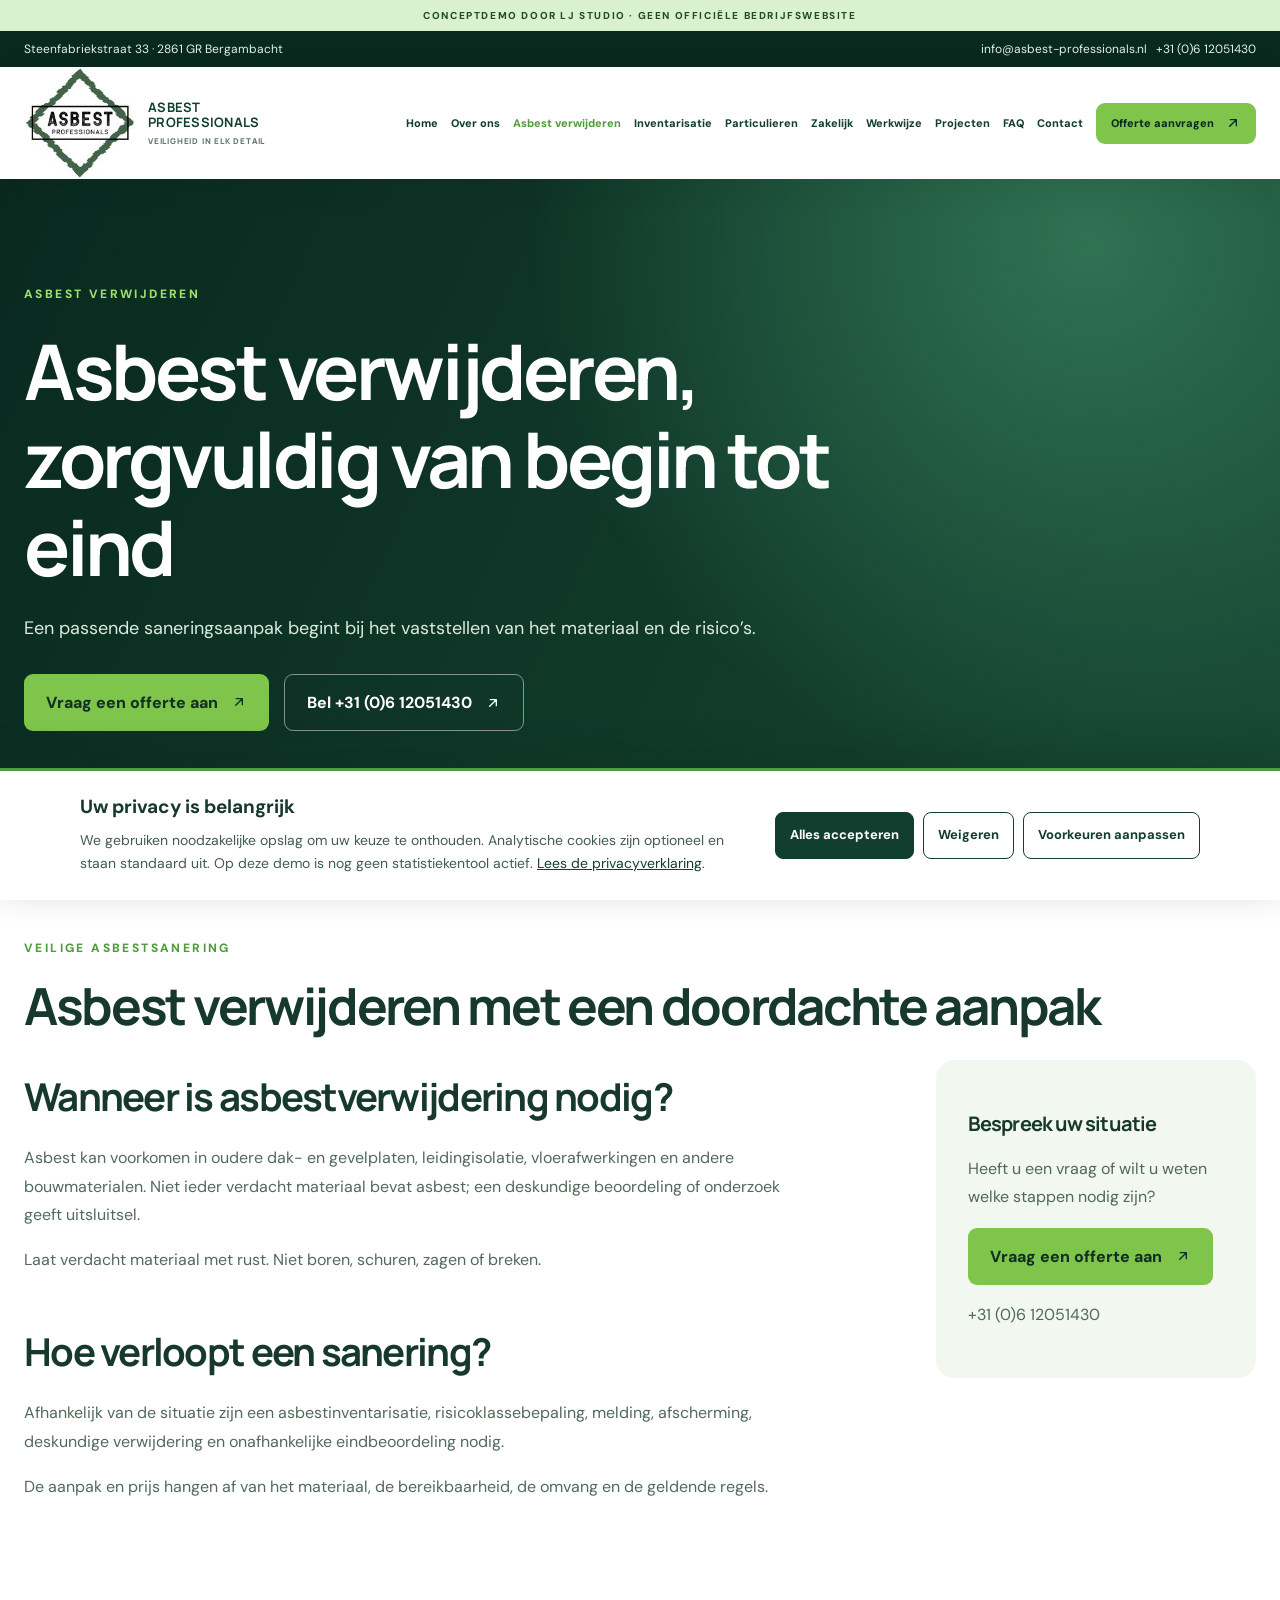
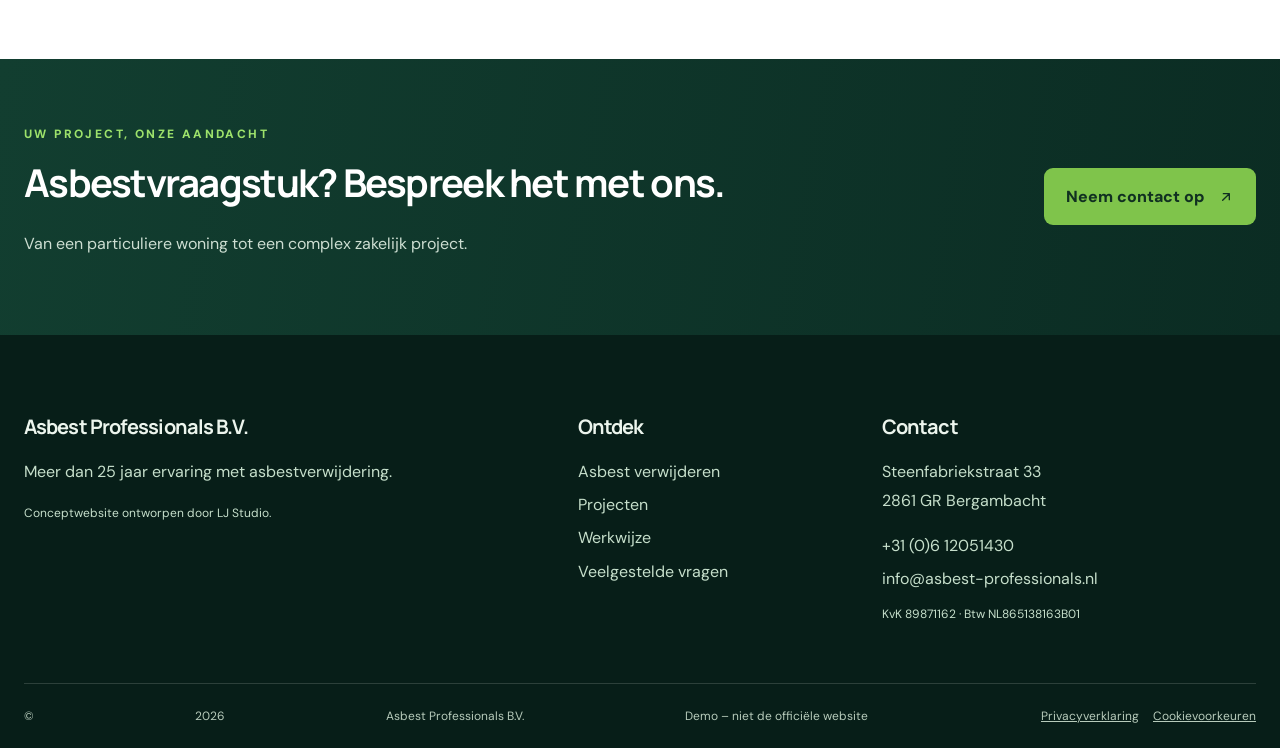
<file: asbest-verwijderen.html>
<!doctype html><html lang="nl"><head><meta charset="utf-8"><meta name="viewport" content="width=device-width,initial-scale=1"><meta name="theme-color" content="#123e30"><title>Asbest verwijderen, zorgvuldig van begin tot eind | Asbest Professionals B.V.</title><meta name="description" content="Een passende saneringsaanpak begint bij het vaststellen van het materiaal en de risico’s."><meta name="robots" content="noindex,nofollow"><link rel="canonical" href="https://www.asbest-professionals.nl/asbest-verwijderen.html"><meta property="og:type" content="website"><meta property="og:locale" content="nl_NL"><meta property="og:title" content="Asbest verwijderen, zorgvuldig van begin tot eind"><meta property="og:description" content="Een passende saneringsaanpak begint bij het vaststellen van het materiaal en de risico’s."><meta property="og:url" content="https://www.asbest-professionals.nl/asbest-verwijderen.html"><meta property="og:image" content="https://impro.usercontent.one/appid/oneComWsb/domain/asbest-professionals.nl/media/asbest-professionals.nl/onewebmedia/original-5F8E7474-5B0B-4ED8-800B-7B8C0228FE6B.jpeg?etag=%228b2d0-66694ba5%22&amp;quality=85&amp;sourceContentType=image%2Fjpeg"><link rel="stylesheet" href="./style.css"><script defer src="./script.js"></script><script type="application/ld+json">{"@context": "https://schema.org", "@type": "GeneralContractor", "name": "Asbest Professionals B.V.", "url": "https://www.asbest-professionals.nl/", "telephone": "+31612051430", "email": "info@asbest-professionals.nl", "address": {"@type": "PostalAddress", "streetAddress": "Steenfabriekstraat 33", "postalCode": "2861 GR", "addressLocality": "Bergambacht", "addressCountry": "NL"}}</script><style id="ljstudio-mobile-utility-fix">
/* Houd de groene contactbalk ook op mobiele schermen zichtbaar. */
@media (max-width: 767px) {
  body .utility {
    display: block !important;
    visibility: visible !important;
    background: #092f24 !important;
    color: #fff !important;
    height: auto !important;
  }
  body .utility .wrap {
    display: flex !important;
    flex-direction: column !important;
    align-items: center !important;
    justify-content: center !important;
    gap: 5px !important;
    padding: 9px 12px !important;
    text-align: center !important;
  }
  body .utility span,
  body .utility a {
    color: #fff !important;
    font-size: 12px !important;
    line-height: 1.5 !important;
  }
  body .utility span {
    display: inline !important;
  }
  body .utility a {
    text-decoration: none;
  }
}
</style></head><body><a class="skip" href="#inhoud">Direct naar inhoud</a><div class="demo">CONCEPTDEMO DOOR LJ STUDIO · GEEN OFFICIËLE BEDRIJFSWEBSITE</div><div class="utility"><div class="wrap"><span>Steenfabriekstraat 33 · 2861 GR Bergambacht</span><span><a href="mailto:info@asbest-professionals.nl">info@asbest-professionals.nl</a> &nbsp; <a href="tel:+31612051430">+31 (0)6 12051430</a></span></div></div><header class="site-header"><div class="wrap header-inner"><a class="brand" href="./index.html" aria-label="Asbest Professionals – home"><img src="./assets/logo.png" alt="Asbest Professionals B.V." class="site-logo" width="160" height="160"><span class="brand-words"><strong>ASBEST<br>PROFESSIONALS</strong><small>VEILIGHEID IN ELK DETAIL</small></span></a><button class="menu-toggle" aria-controls="mainnav" aria-expanded="false" type="button">☰ <span>Menu</span></button><nav id="mainnav" aria-label="Hoofdnavigatie"><a class="" href="./index.html">Home</a><a class="" href="./over-ons.html">Over ons</a><a class="current" href="./asbest-verwijderen.html">Asbest verwijderen</a><a class="" href="./asbestinventarisatie.html">Inventarisatie</a><a class="" href="./particulieren.html">Particulieren</a><a class="" href="./zakelijk.html">Zakelijk</a><a class="" href="./werkwijze.html">Werkwijze</a><a class="" href="./projecten.html">Projecten</a><a class="" href="./veelgestelde-vragen.html">FAQ</a><a class="" href="./contact.html">Contact</a><a class="nav-cta" href="./contact.html">Offerte aanvragen ↗</a></nav></div></header><main id="inhoud"><section class="page-hero"><div class="wrap"><span class="eyebrow">ASBEST VERWIJDEREN</span><h1>Asbest verwijderen, zorgvuldig van begin tot eind</h1><p>Een passende saneringsaanpak begint bij het vaststellen van het materiaal en de risico’s.</p><div class="hero-actions"><a class="button" href="contact.html">Vraag een offerte aan <span aria-hidden="true">↗</span></a><a class="ghost" href="tel:+31612051430">Bel +31 (0)6 12051430 ↗</a></div></div></section><section class="section "><div class="wrap"><span class="eyebrow">VEILIGE ASBESTSANERING</span><h2>Asbest verwijderen met een doordachte aanpak</h2><div class="article-layout"><div><div class="prose"><h2>Wanneer is asbestverwijdering nodig?</h2><p>Asbest kan voorkomen in oudere dak- en gevelplaten, leidingisolatie, vloerafwerkingen en andere bouwmaterialen. Niet ieder verdacht materiaal bevat asbest; een deskundige beoordeling of onderzoek geeft uitsluitsel.</p><p>Laat verdacht materiaal met rust. Niet boren, schuren, zagen of breken.</p></div><div class="prose"><h2>Hoe verloopt een sanering?</h2><p>Afhankelijk van de situatie zijn een asbestinventarisatie, risicoklassebepaling, melding, afscherming, deskundige verwijdering en onafhankelijke eindbeoordeling nodig.</p><p>De aanpak en prijs hangen af van het materiaal, de bereikbaarheid, de omvang en de geldende regels.</p></div></div><aside class="sidebar"><h3>Bespreek uw situatie</h3><p>Heeft u een vraag of wilt u weten welke stappen nodig zijn?</p><a class="button" href="contact.html">Vraag een offerte aan <span aria-hidden="true">↗</span></a><p><a href="tel:+31612051430">+31 (0)6 12051430</a></p></aside></div></div></section></main><section class="cta-band"><div class="wrap cta-flex"><div><span class="eyebrow">UW PROJECT, ONZE AANDACHT</span><h2>Asbestvraagstuk? Bespreek het met ons.</h2><p>Van een particuliere woning tot een complex zakelijk project.</p></div><a class="button" href="contact.html">Neem contact op <span aria-hidden="true">↗</span></a></div></section><footer><div class="wrap footer-grid"><div><h3>Asbest Professionals B.V.</h3><p>Meer dan 25 jaar ervaring met asbestverwijdering.</p><p class="fine">Conceptwebsite ontworpen door LJ Studio.</p></div><div><h3>Ontdek</h3><a href="./asbest-verwijderen.html">Asbest verwijderen</a><a href="./projecten.html">Projecten</a><a href="./werkwijze.html">Werkwijze</a><a href="./veelgestelde-vragen.html">Veelgestelde vragen</a></div><div><h3>Contact</h3><p>Steenfabriekstraat 33<br>2861 GR Bergambacht</p><a href="tel:+31612051430">+31 (0)6 12051430</a><a href="mailto:info@asbest-professionals.nl">info@asbest-professionals.nl</a><p class="fine">KvK 89871162 · Btw NL865138163B01</p></div></div><div class="wrap footer-bottom">© <span id="year">2026</span> Asbest Professionals B.V. <span>Demo – niet de officiële website</span></div></footer></body></html>
</file>
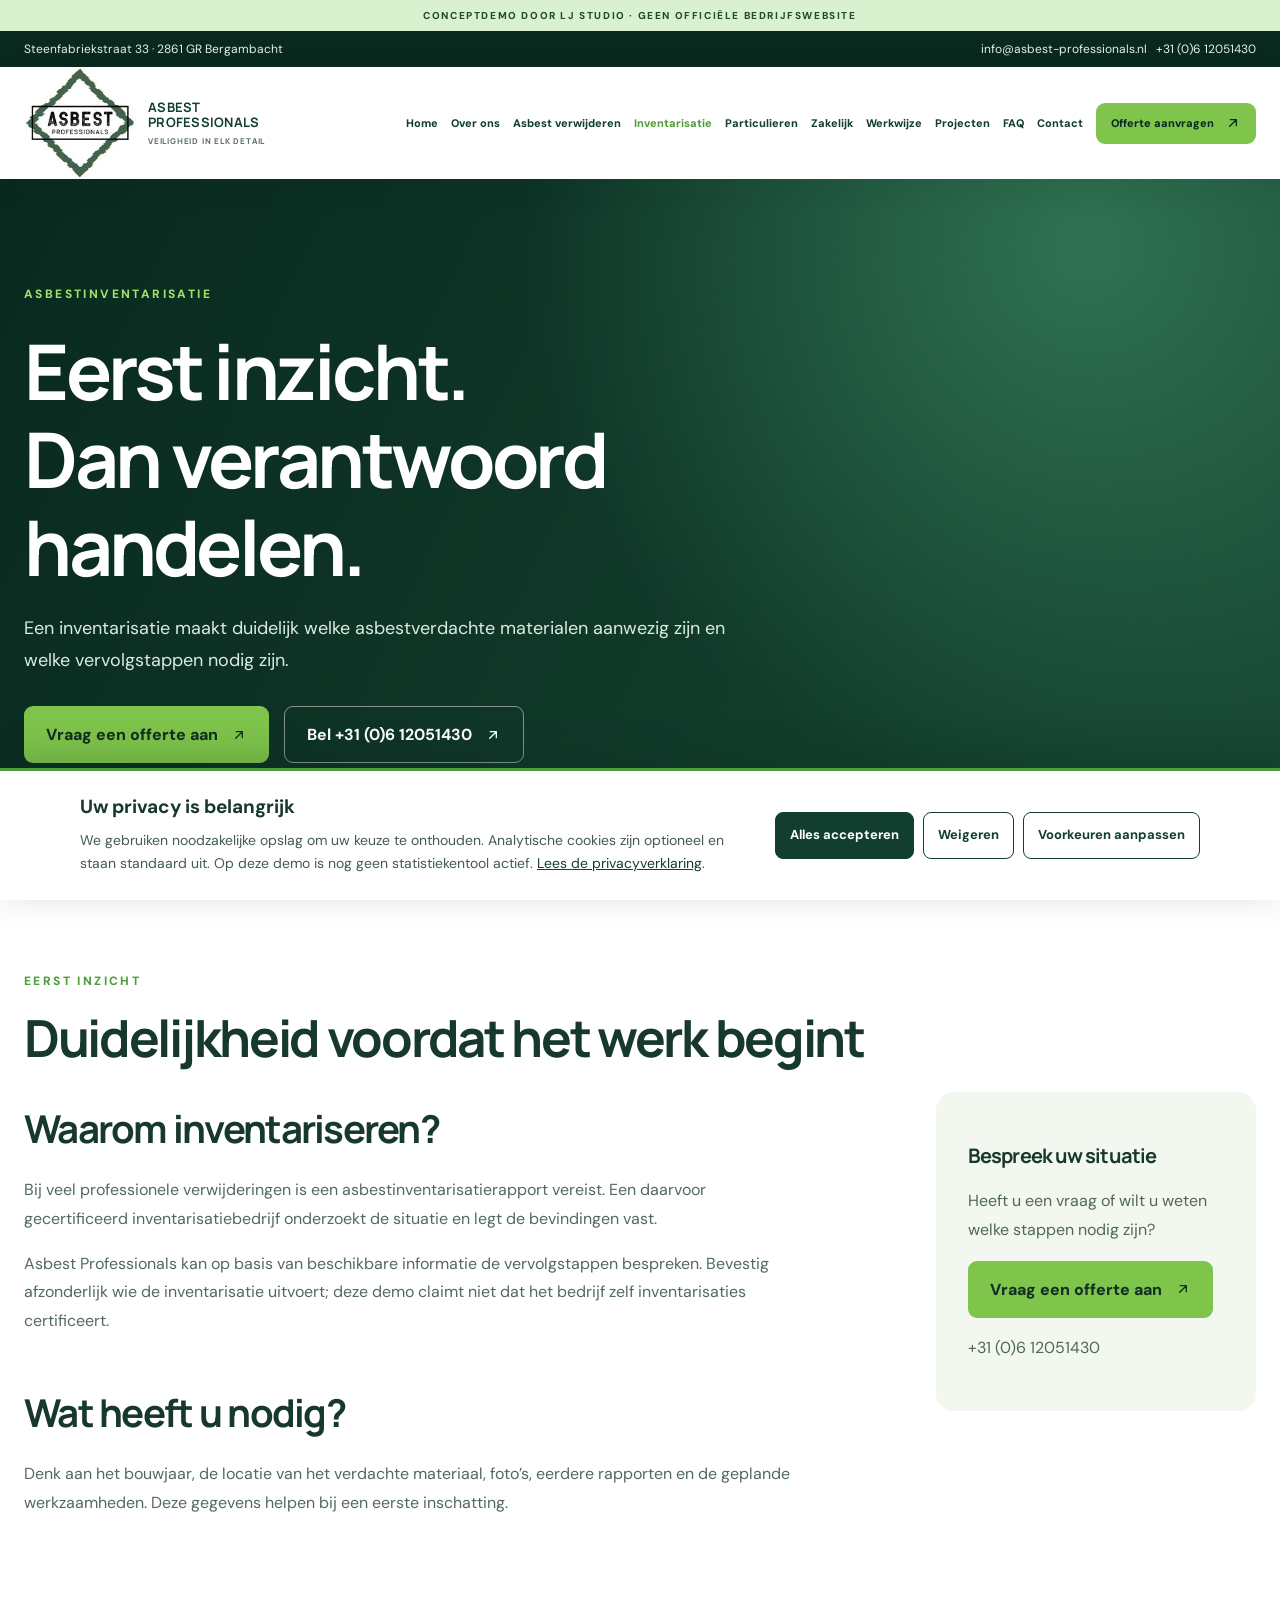
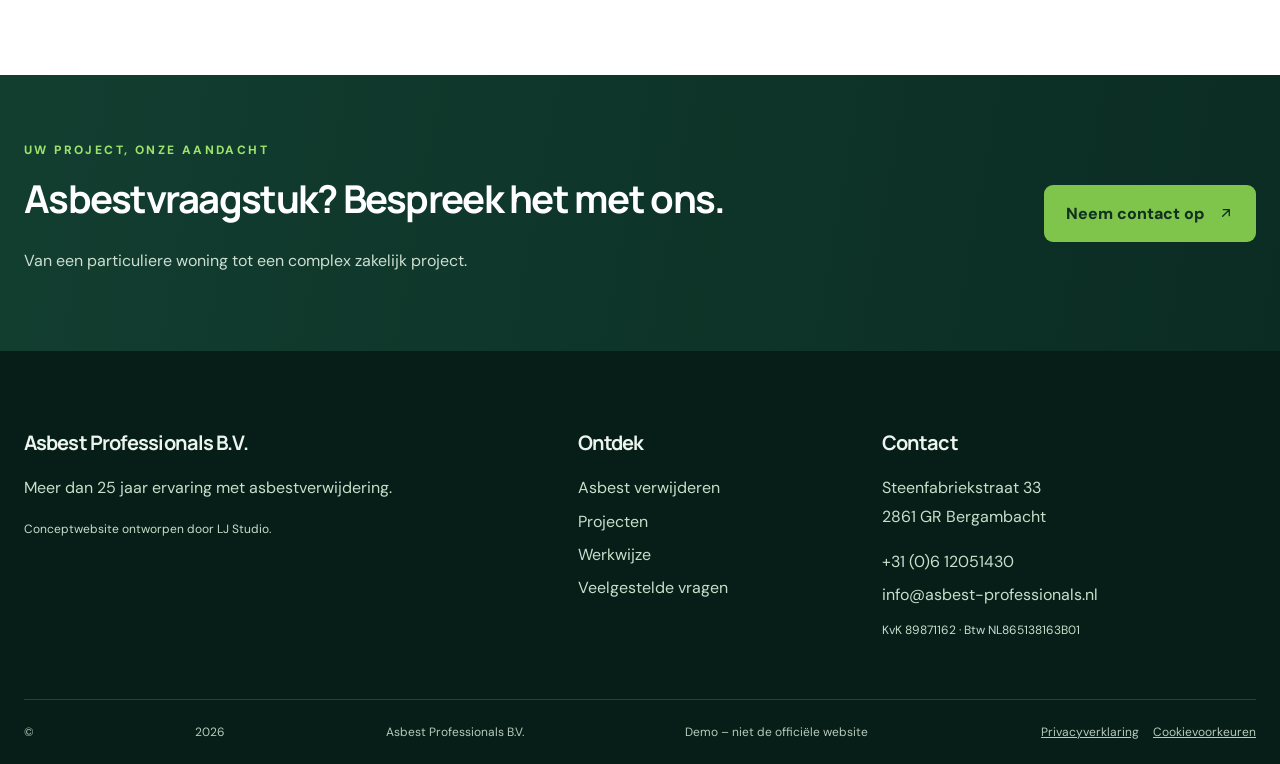
<file: asbestinventarisatie.html>
<!doctype html><html lang="nl"><head><meta charset="utf-8"><meta name="viewport" content="width=device-width,initial-scale=1"><meta name="theme-color" content="#123e30"><title>Eerst inzicht. Dan verantwoord handelen. | Asbest Professionals B.V.</title><meta name="description" content="Een inventarisatie maakt duidelijk welke asbestverdachte materialen aanwezig zijn en welke vervolgstappen nodig zijn."><meta name="robots" content="noindex,nofollow"><link rel="canonical" href="https://www.asbest-professionals.nl/asbestinventarisatie.html"><meta property="og:type" content="website"><meta property="og:locale" content="nl_NL"><meta property="og:title" content="Eerst inzicht. Dan verantwoord handelen."><meta property="og:description" content="Een inventarisatie maakt duidelijk welke asbestverdachte materialen aanwezig zijn en welke vervolgstappen nodig zijn."><meta property="og:url" content="https://www.asbest-professionals.nl/asbestinventarisatie.html"><meta property="og:image" content="https://impro.usercontent.one/appid/oneComWsb/domain/asbest-professionals.nl/media/asbest-professionals.nl/onewebmedia/original-5F8E7474-5B0B-4ED8-800B-7B8C0228FE6B.jpeg?etag=%228b2d0-66694ba5%22&amp;quality=85&amp;sourceContentType=image%2Fjpeg"><link rel="stylesheet" href="./style.css"><script defer src="./script.js"></script><script type="application/ld+json">{"@context": "https://schema.org", "@type": "GeneralContractor", "name": "Asbest Professionals B.V.", "url": "https://www.asbest-professionals.nl/", "telephone": "+31612051430", "email": "info@asbest-professionals.nl", "address": {"@type": "PostalAddress", "streetAddress": "Steenfabriekstraat 33", "postalCode": "2861 GR", "addressLocality": "Bergambacht", "addressCountry": "NL"}}</script><style id="ljstudio-mobile-utility-fix">
/* Houd de groene contactbalk ook op mobiele schermen zichtbaar. */
@media (max-width: 767px) {
  body .utility {
    display: block !important;
    visibility: visible !important;
    background: #092f24 !important;
    color: #fff !important;
    height: auto !important;
  }
  body .utility .wrap {
    display: flex !important;
    flex-direction: column !important;
    align-items: center !important;
    justify-content: center !important;
    gap: 5px !important;
    padding: 9px 12px !important;
    text-align: center !important;
  }
  body .utility span,
  body .utility a {
    color: #fff !important;
    font-size: 12px !important;
    line-height: 1.5 !important;
  }
  body .utility span {
    display: inline !important;
  }
  body .utility a {
    text-decoration: none;
  }
}
</style></head><body><a class="skip" href="#inhoud">Direct naar inhoud</a><div class="demo">CONCEPTDEMO DOOR LJ STUDIO · GEEN OFFICIËLE BEDRIJFSWEBSITE</div><div class="utility"><div class="wrap"><span>Steenfabriekstraat 33 · 2861 GR Bergambacht</span><span><a href="mailto:info@asbest-professionals.nl">info@asbest-professionals.nl</a> &nbsp; <a href="tel:+31612051430">+31 (0)6 12051430</a></span></div></div><header class="site-header"><div class="wrap header-inner"><a class="brand" href="./index.html" aria-label="Asbest Professionals – home"><img src="./assets/logo.png" alt="Asbest Professionals B.V." class="site-logo" width="160" height="160"><span class="brand-words"><strong>ASBEST<br>PROFESSIONALS</strong><small>VEILIGHEID IN ELK DETAIL</small></span></a><button class="menu-toggle" aria-controls="mainnav" aria-expanded="false" type="button">☰ <span>Menu</span></button><nav id="mainnav" aria-label="Hoofdnavigatie"><a class="" href="./index.html">Home</a><a class="" href="./over-ons.html">Over ons</a><a class="" href="./asbest-verwijderen.html">Asbest verwijderen</a><a class="current" href="./asbestinventarisatie.html">Inventarisatie</a><a class="" href="./particulieren.html">Particulieren</a><a class="" href="./zakelijk.html">Zakelijk</a><a class="" href="./werkwijze.html">Werkwijze</a><a class="" href="./projecten.html">Projecten</a><a class="" href="./veelgestelde-vragen.html">FAQ</a><a class="" href="./contact.html">Contact</a><a class="nav-cta" href="./contact.html">Offerte aanvragen ↗</a></nav></div></header><main id="inhoud"><section class="page-hero"><div class="wrap"><span class="eyebrow">ASBESTINVENTARISATIE</span><h1>Eerst inzicht.<br>Dan verantwoord handelen.</h1><p>Een inventarisatie maakt duidelijk welke asbestverdachte materialen aanwezig zijn en welke vervolgstappen nodig zijn.</p><div class="hero-actions"><a class="button" href="contact.html">Vraag een offerte aan <span aria-hidden="true">↗</span></a><a class="ghost" href="tel:+31612051430">Bel +31 (0)6 12051430 ↗</a></div></div></section><section class="section "><div class="wrap"><span class="eyebrow">EERST INZICHT</span><h2>Duidelijkheid voordat het werk begint</h2><div class="article-layout"><div><div class="prose"><h2>Waarom inventariseren?</h2><p>Bij veel professionele verwijderingen is een asbestinventarisatierapport vereist. Een daarvoor gecertificeerd inventarisatiebedrijf onderzoekt de situatie en legt de bevindingen vast.</p><p>Asbest Professionals kan op basis van beschikbare informatie de vervolgstappen bespreken. Bevestig afzonderlijk wie de inventarisatie uitvoert; deze demo claimt niet dat het bedrijf zelf inventarisaties certificeert.</p></div><div class="prose"><h2>Wat heeft u nodig?</h2><p>Denk aan het bouwjaar, de locatie van het verdachte materiaal, foto’s, eerdere rapporten en de geplande werkzaamheden. Deze gegevens helpen bij een eerste inschatting.</p></div></div><aside class="sidebar"><h3>Bespreek uw situatie</h3><p>Heeft u een vraag of wilt u weten welke stappen nodig zijn?</p><a class="button" href="contact.html">Vraag een offerte aan <span aria-hidden="true">↗</span></a><p><a href="tel:+31612051430">+31 (0)6 12051430</a></p></aside></div></div></section></main><section class="cta-band"><div class="wrap cta-flex"><div><span class="eyebrow">UW PROJECT, ONZE AANDACHT</span><h2>Asbestvraagstuk? Bespreek het met ons.</h2><p>Van een particuliere woning tot een complex zakelijk project.</p></div><a class="button" href="contact.html">Neem contact op <span aria-hidden="true">↗</span></a></div></section><footer><div class="wrap footer-grid"><div><h3>Asbest Professionals B.V.</h3><p>Meer dan 25 jaar ervaring met asbestverwijdering.</p><p class="fine">Conceptwebsite ontworpen door LJ Studio.</p></div><div><h3>Ontdek</h3><a href="./asbest-verwijderen.html">Asbest verwijderen</a><a href="./projecten.html">Projecten</a><a href="./werkwijze.html">Werkwijze</a><a href="./veelgestelde-vragen.html">Veelgestelde vragen</a></div><div><h3>Contact</h3><p>Steenfabriekstraat 33<br>2861 GR Bergambacht</p><a href="tel:+31612051430">+31 (0)6 12051430</a><a href="mailto:info@asbest-professionals.nl">info@asbest-professionals.nl</a><p class="fine">KvK 89871162 · Btw NL865138163B01</p></div></div><div class="wrap footer-bottom">© <span id="year">2026</span> Asbest Professionals B.V. <span>Demo – niet de officiële website</span></div></footer></body></html>
</file>
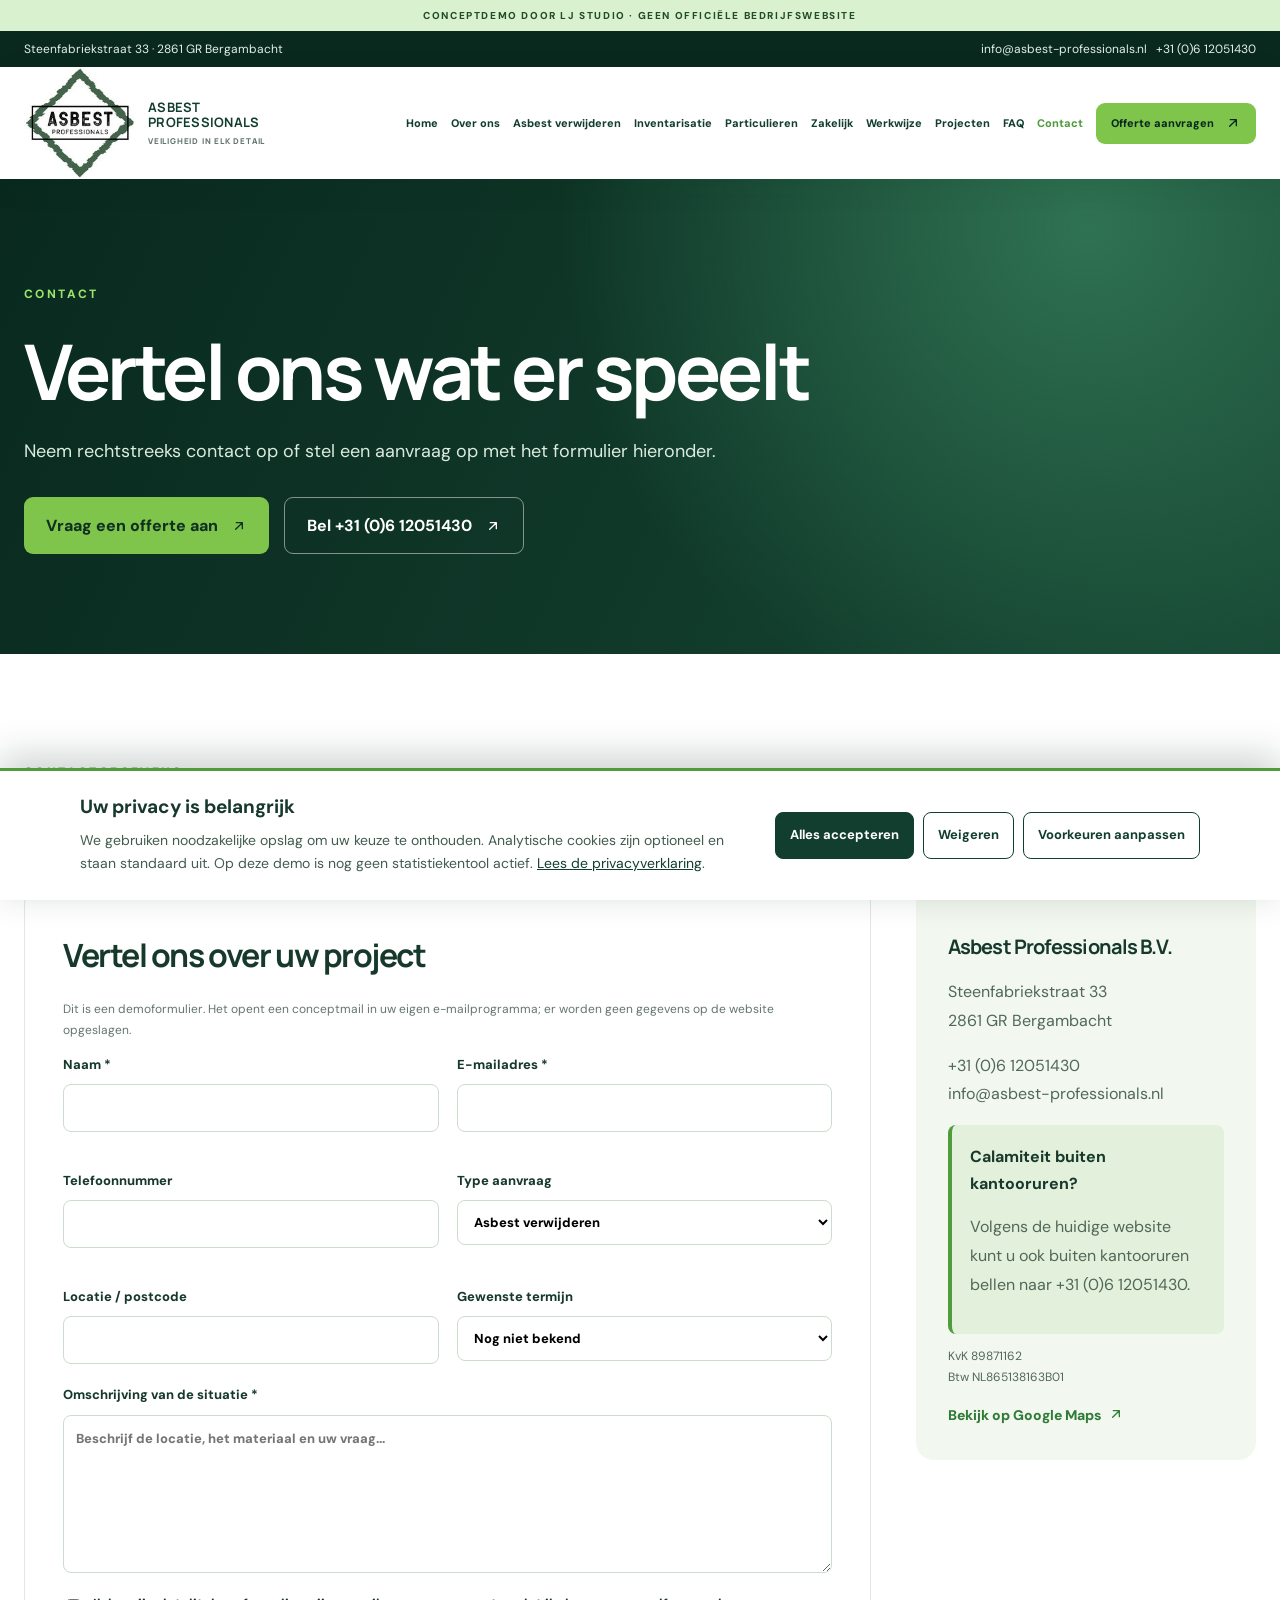
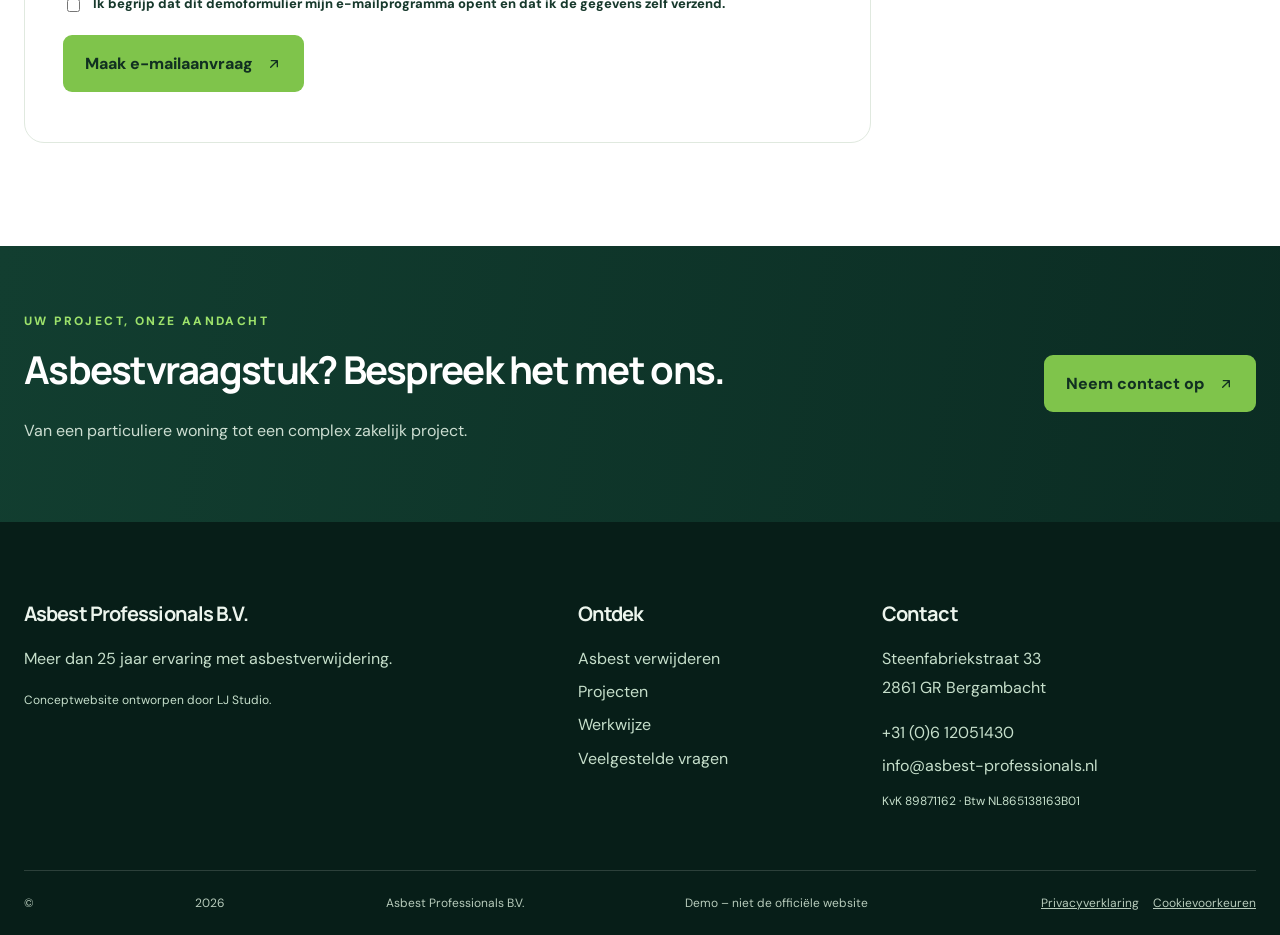
<file: contact.html>
<!doctype html><html lang="nl"><head><meta charset="utf-8"><meta name="viewport" content="width=device-width,initial-scale=1"><meta name="theme-color" content="#123e30"><title>Contact en offerte aanvragen | Asbest Professionals B.V.</title><meta name="description" content="Neem contact op met Asbest Professionals B.V. in Bergambacht voor asbestverwijdering, advies of een offerte."><meta name="robots" content="noindex,nofollow"><link rel="canonical" href="https://www.asbest-professionals.nl/contact.html"><meta property="og:type" content="website"><meta property="og:locale" content="nl_NL"><meta property="og:title" content="Contact en offerte aanvragen"><meta property="og:description" content="Neem contact op met Asbest Professionals B.V. in Bergambacht voor asbestverwijdering, advies of een offerte."><meta property="og:url" content="https://www.asbest-professionals.nl/contact.html"><meta property="og:image" content="https://impro.usercontent.one/appid/oneComWsb/domain/asbest-professionals.nl/media/asbest-professionals.nl/onewebmedia/original-5F8E7474-5B0B-4ED8-800B-7B8C0228FE6B.jpeg?etag=%228b2d0-66694ba5%22&amp;quality=85&amp;sourceContentType=image%2Fjpeg"><link rel="stylesheet" href="./style.css"><script defer src="./script.js"></script><script type="application/ld+json">{"@context": "https://schema.org", "@type": "GeneralContractor", "name": "Asbest Professionals B.V.", "url": "https://www.asbest-professionals.nl/", "telephone": "+31612051430", "email": "info@asbest-professionals.nl", "address": {"@type": "PostalAddress", "streetAddress": "Steenfabriekstraat 33", "postalCode": "2861 GR", "addressLocality": "Bergambacht", "addressCountry": "NL"}}</script><style id="ljstudio-mobile-utility-fix">
/* Houd de groene contactbalk ook op mobiele schermen zichtbaar. */
@media (max-width: 767px) {
  body .utility {
    display: block !important;
    visibility: visible !important;
    background: #092f24 !important;
    color: #fff !important;
    height: auto !important;
  }
  body .utility .wrap {
    display: flex !important;
    flex-direction: column !important;
    align-items: center !important;
    justify-content: center !important;
    gap: 5px !important;
    padding: 9px 12px !important;
    text-align: center !important;
  }
  body .utility span,
  body .utility a {
    color: #fff !important;
    font-size: 12px !important;
    line-height: 1.5 !important;
  }
  body .utility span {
    display: inline !important;
  }
  body .utility a {
    text-decoration: none;
  }
}
</style></head><body><a class="skip" href="#inhoud">Direct naar inhoud</a><div class="demo">CONCEPTDEMO DOOR LJ STUDIO · GEEN OFFICIËLE BEDRIJFSWEBSITE</div><div class="utility"><div class="wrap"><span>Steenfabriekstraat 33 · 2861 GR Bergambacht</span><span><a href="mailto:info@asbest-professionals.nl">info@asbest-professionals.nl</a> &nbsp; <a href="tel:+31612051430">+31 (0)6 12051430</a></span></div></div><header class="site-header"><div class="wrap header-inner"><a class="brand" href="./index.html" aria-label="Asbest Professionals – home"><img src="./assets/logo.png" alt="Asbest Professionals B.V." class="site-logo" width="160" height="160"><span class="brand-words"><strong>ASBEST<br>PROFESSIONALS</strong><small>VEILIGHEID IN ELK DETAIL</small></span></a><button class="menu-toggle" aria-controls="mainnav" aria-expanded="false" type="button">☰ <span>Menu</span></button><nav id="mainnav" aria-label="Hoofdnavigatie"><a class="" href="./index.html">Home</a><a class="" href="./over-ons.html">Over ons</a><a class="" href="./asbest-verwijderen.html">Asbest verwijderen</a><a class="" href="./asbestinventarisatie.html">Inventarisatie</a><a class="" href="./particulieren.html">Particulieren</a><a class="" href="./zakelijk.html">Zakelijk</a><a class="" href="./werkwijze.html">Werkwijze</a><a class="" href="./projecten.html">Projecten</a><a class="" href="./veelgestelde-vragen.html">FAQ</a><a class="current" href="./contact.html">Contact</a><a class="nav-cta" href="./contact.html">Offerte aanvragen ↗</a></nav></div></header><main id="inhoud"><section class="page-hero"><div class="wrap"><span class="eyebrow">CONTACT</span><h1>Vertel ons wat er speelt</h1><p>Neem rechtstreeks contact op of stel een aanvraag op met het formulier hieronder.</p><div class="hero-actions"><a class="button" href="contact.html">Vraag een offerte aan <span aria-hidden="true">↗</span></a><a class="ghost" href="tel:+31612051430">Bel +31 (0)6 12051430 ↗</a></div></div></section><section class="section "><div class="wrap"><span class="eyebrow">CONTACTGEGEVENS</span><h2>Wij denken met u mee</h2><div class="contact-layout"><div class="form-box"><h2>Vertel ons over uw project</h2><p class="form-note">Dit is een demoformulier. Het opent een conceptmail in uw eigen e-mailprogramma; er worden geen gegevens op de website opgeslagen.</p><form id="request-form"><div class="form-grid"><label>Naam *<input name="naam" required autocomplete="name"></label><label>E-mailadres *<input type="email" name="email" required autocomplete="email"></label><label>Telefoonnummer<input name="telefoon" type="tel" autocomplete="tel"></label><label>Type aanvraag<select name="onderwerp"><option>Asbest verwijderen</option><option>Zakelijk project</option><option>Particuliere woning</option><option>Inventarisatie / advies</option><option>Calamiteit</option><option>Overig</option></select></label><label>Locatie / postcode<input name="locatie"></label><label>Gewenste termijn<select name="termijn"><option>Nog niet bekend</option><option>Zo spoedig mogelijk</option><option>Binnen 1 maand</option><option>Later</option></select></label></div><label>Omschrijving van de situatie *<textarea name="bericht" required rows="6" placeholder="Beschrijf de locatie, het materiaal en uw vraag..."></textarea></label><label class="consent"><input type="checkbox" required> Ik begrijp dat dit demoformulier mijn e-mailprogramma opent en dat ik de gegevens zelf verzend.</label><button class="button" type="submit">Maak e-mailaanvraag ↗</button><p class="form-note" id="form-status" role="status"></p></form></div><aside class="contact-details"><h3>Asbest Professionals B.V.</h3><p>Steenfabriekstraat 33<br>2861 GR Bergambacht</p><p><a href="tel:+31612051430">+31 (0)6 12051430</a><br><a href="mailto:info@asbest-professionals.nl">info@asbest-professionals.nl</a></p><div class="notice"><strong>Calamiteit buiten kantooruren?</strong><p>Volgens de huidige website kunt u ook buiten kantooruren bellen naar +31 (0)6 12051430.</p></div><p class="fine">KvK 89871162<br>Btw NL865138163B01</p><a class="text-link" href="https://www.google.com/maps/search/?api=1&amp;query=Steenfabriekstraat+33+Bergambacht" target="_blank" rel="noopener noreferrer">Bekijk op Google Maps ↗</a></aside></div></div></section></main><section class="cta-band"><div class="wrap cta-flex"><div><span class="eyebrow">UW PROJECT, ONZE AANDACHT</span><h2>Asbestvraagstuk? Bespreek het met ons.</h2><p>Van een particuliere woning tot een complex zakelijk project.</p></div><a class="button" href="contact.html">Neem contact op <span aria-hidden="true">↗</span></a></div></section><footer><div class="wrap footer-grid"><div><h3>Asbest Professionals B.V.</h3><p>Meer dan 25 jaar ervaring met asbestverwijdering.</p><p class="fine">Conceptwebsite ontworpen door LJ Studio.</p></div><div><h3>Ontdek</h3><a href="./asbest-verwijderen.html">Asbest verwijderen</a><a href="./projecten.html">Projecten</a><a href="./werkwijze.html">Werkwijze</a><a href="./veelgestelde-vragen.html">Veelgestelde vragen</a></div><div><h3>Contact</h3><p>Steenfabriekstraat 33<br>2861 GR Bergambacht</p><a href="tel:+31612051430">+31 (0)6 12051430</a><a href="mailto:info@asbest-professionals.nl">info@asbest-professionals.nl</a><p class="fine">KvK 89871162 · Btw NL865138163B01</p></div></div><div class="wrap footer-bottom">© <span id="year">2026</span> Asbest Professionals B.V. <span>Demo – niet de officiële website</span></div></footer></body></html>
</file>
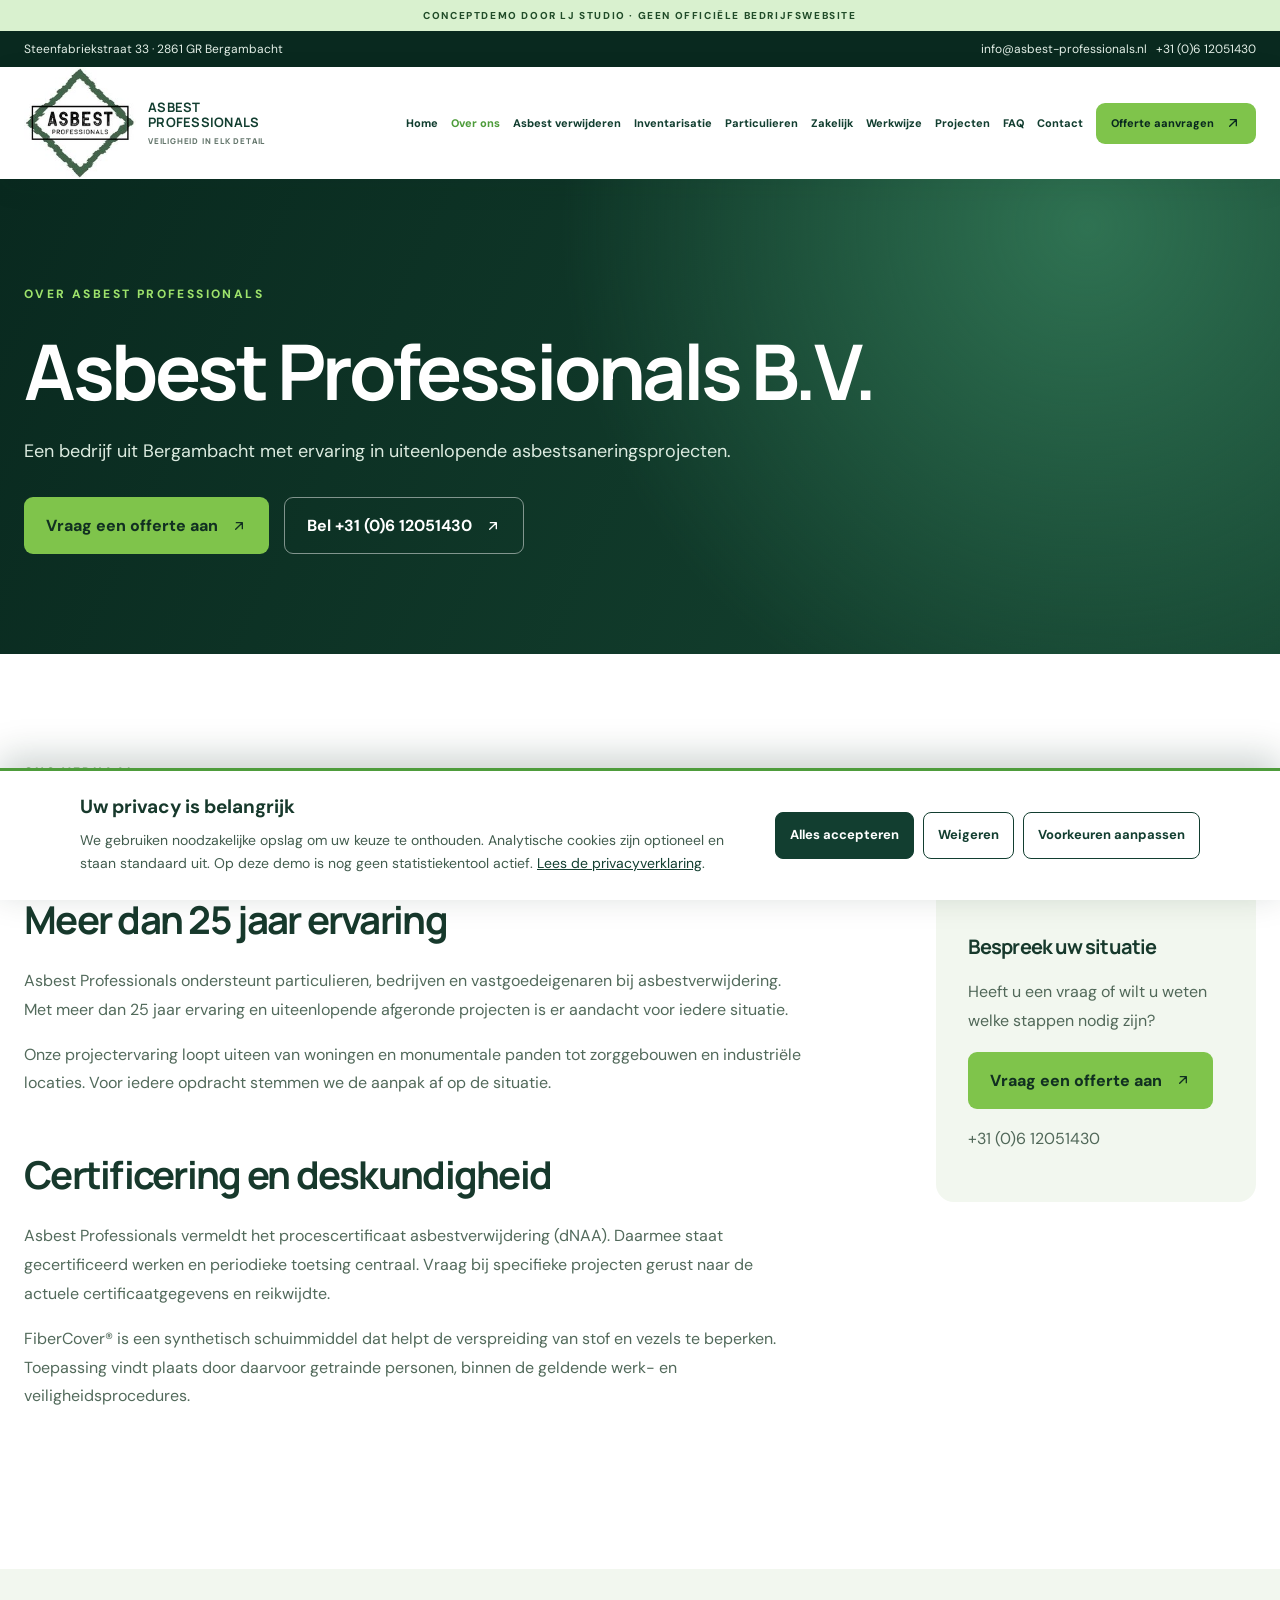
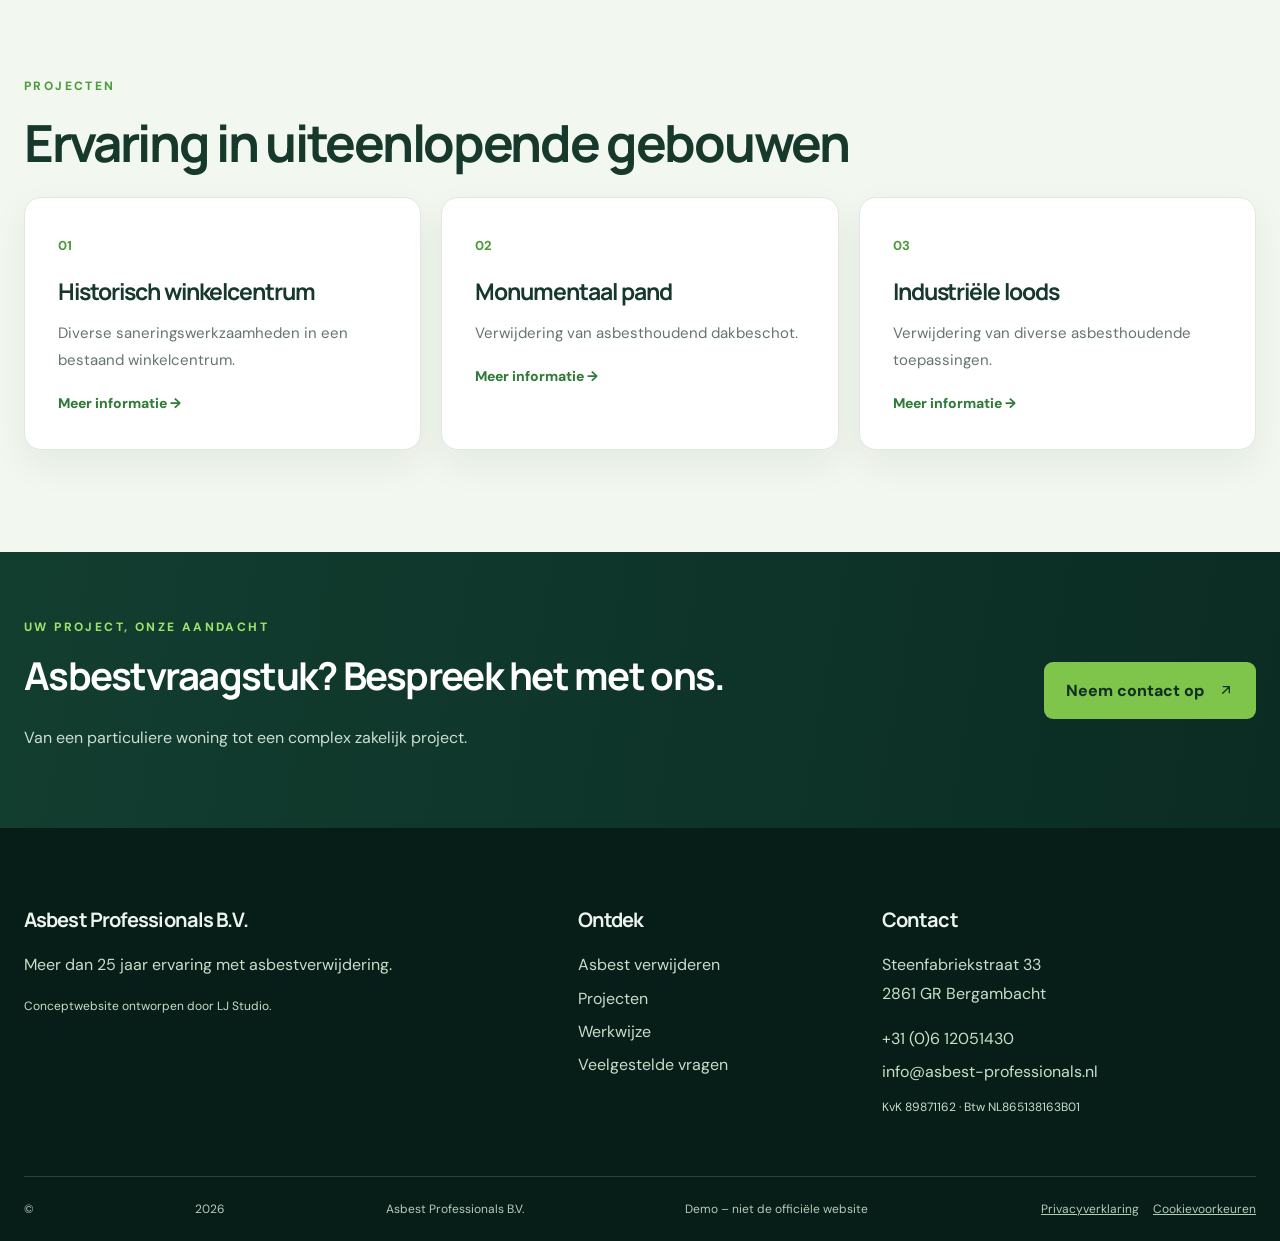
<file: over-ons.html>
<!doctype html><html lang="nl"><head><meta charset="utf-8"><meta name="viewport" content="width=device-width,initial-scale=1"><meta name="theme-color" content="#123e30"><title>Asbest Professionals B.V. | Asbest Professionals B.V.</title><meta name="description" content="Een bedrijf uit Bergambacht met ervaring in uiteenlopende asbestsaneringsprojecten."><meta name="robots" content="noindex,nofollow"><link rel="canonical" href="https://www.asbest-professionals.nl/over-ons.html"><meta property="og:type" content="website"><meta property="og:locale" content="nl_NL"><meta property="og:title" content="Asbest Professionals B.V."><meta property="og:description" content="Een bedrijf uit Bergambacht met ervaring in uiteenlopende asbestsaneringsprojecten."><meta property="og:url" content="https://www.asbest-professionals.nl/over-ons.html"><meta property="og:image" content="https://impro.usercontent.one/appid/oneComWsb/domain/asbest-professionals.nl/media/asbest-professionals.nl/onewebmedia/original-5F8E7474-5B0B-4ED8-800B-7B8C0228FE6B.jpeg?etag=%228b2d0-66694ba5%22&amp;quality=85&amp;sourceContentType=image%2Fjpeg"><link rel="stylesheet" href="./style.css"><script defer src="./script.js"></script><script type="application/ld+json">{"@context": "https://schema.org", "@type": "GeneralContractor", "name": "Asbest Professionals B.V.", "url": "https://www.asbest-professionals.nl/", "telephone": "+31612051430", "email": "info@asbest-professionals.nl", "address": {"@type": "PostalAddress", "streetAddress": "Steenfabriekstraat 33", "postalCode": "2861 GR", "addressLocality": "Bergambacht", "addressCountry": "NL"}}</script><style id="ljstudio-mobile-utility-fix">
/* Houd de groene contactbalk ook op mobiele schermen zichtbaar. */
@media (max-width: 767px) {
  body .utility {
    display: block !important;
    visibility: visible !important;
    background: #092f24 !important;
    color: #fff !important;
    height: auto !important;
  }
  body .utility .wrap {
    display: flex !important;
    flex-direction: column !important;
    align-items: center !important;
    justify-content: center !important;
    gap: 5px !important;
    padding: 9px 12px !important;
    text-align: center !important;
  }
  body .utility span,
  body .utility a {
    color: #fff !important;
    font-size: 12px !important;
    line-height: 1.5 !important;
  }
  body .utility span {
    display: inline !important;
  }
  body .utility a {
    text-decoration: none;
  }
}
</style></head><body><a class="skip" href="#inhoud">Direct naar inhoud</a><div class="demo">CONCEPTDEMO DOOR LJ STUDIO · GEEN OFFICIËLE BEDRIJFSWEBSITE</div><div class="utility"><div class="wrap"><span>Steenfabriekstraat 33 · 2861 GR Bergambacht</span><span><a href="mailto:info@asbest-professionals.nl">info@asbest-professionals.nl</a> &nbsp; <a href="tel:+31612051430">+31 (0)6 12051430</a></span></div></div><header class="site-header"><div class="wrap header-inner"><a class="brand" href="./index.html" aria-label="Asbest Professionals – home"><img src="./assets/logo.png" alt="Asbest Professionals B.V." class="site-logo" width="160" height="160"><span class="brand-words"><strong>ASBEST<br>PROFESSIONALS</strong><small>VEILIGHEID IN ELK DETAIL</small></span></a><button class="menu-toggle" aria-controls="mainnav" aria-expanded="false" type="button">☰ <span>Menu</span></button><nav id="mainnav" aria-label="Hoofdnavigatie"><a class="" href="./index.html">Home</a><a class="current" href="./over-ons.html">Over ons</a><a class="" href="./asbest-verwijderen.html">Asbest verwijderen</a><a class="" href="./asbestinventarisatie.html">Inventarisatie</a><a class="" href="./particulieren.html">Particulieren</a><a class="" href="./zakelijk.html">Zakelijk</a><a class="" href="./werkwijze.html">Werkwijze</a><a class="" href="./projecten.html">Projecten</a><a class="" href="./veelgestelde-vragen.html">FAQ</a><a class="" href="./contact.html">Contact</a><a class="nav-cta" href="./contact.html">Offerte aanvragen ↗</a></nav></div></header><main id="inhoud"><section class="page-hero"><div class="wrap"><span class="eyebrow">OVER ASBEST PROFESSIONALS</span><h1>Asbest Professionals B.V.</h1><p>Een bedrijf uit Bergambacht met ervaring in uiteenlopende asbestsaneringsprojecten.</p><div class="hero-actions"><a class="button" href="contact.html">Vraag een offerte aan <span aria-hidden="true">↗</span></a><a class="ghost" href="tel:+31612051430">Bel +31 (0)6 12051430 ↗</a></div></div></section><section class="section "><div class="wrap"><span class="eyebrow">ONS VERHAAL</span><h2>Deskundigheid die vertrouwen geeft</h2><div class="article-layout"><div><div class="prose"><h2>Meer dan 25 jaar ervaring</h2><p>Asbest Professionals ondersteunt particulieren, bedrijven en vastgoedeigenaren bij asbestverwijdering. Met meer dan 25 jaar ervaring en uiteenlopende afgeronde projecten is er aandacht voor iedere situatie.</p><p>Onze projectervaring loopt uiteen van woningen en monumentale panden tot zorggebouwen en industriële locaties. Voor iedere opdracht stemmen we de aanpak af op de situatie.</p></div><div class="prose"><h2>Certificering en deskundigheid</h2><p>Asbest Professionals vermeldt het procescertificaat asbestverwijdering (dNAA). Daarmee staat gecertificeerd werken en periodieke toetsing centraal. Vraag bij specifieke projecten gerust naar de actuele certificaatgegevens en reikwijdte.</p><p>FiberCover® is een synthetisch schuimmiddel dat helpt de verspreiding van stof en vezels te beperken. Toepassing vindt plaats door daarvoor getrainde personen, binnen de geldende werk- en veiligheidsprocedures.</p></div></div><aside class="sidebar"><h3>Bespreek uw situatie</h3><p>Heeft u een vraag of wilt u weten welke stappen nodig zijn?</p><a class="button" href="contact.html">Vraag een offerte aan <span aria-hidden="true">↗</span></a><p><a href="tel:+31612051430">+31 (0)6 12051430</a></p></aside></div></div></section><section class="section soft"><div class="wrap"><span class="eyebrow">PROJECTEN</span><h2>Ervaring in uiteenlopende gebouwen</h2><div class="cards"><article class="card"><span class="card-no">01</span><h3>Historisch winkelcentrum</h3><p>Diverse saneringswerkzaamheden in een bestaand winkelcentrum.</p><a class="text-link" href="./projecten.html">Meer informatie <span aria-hidden="true">→</span></a></article><article class="card"><span class="card-no">02</span><h3>Monumentaal pand</h3><p>Verwijdering van asbesthoudend dakbeschot.</p><a class="text-link" href="./projecten.html">Meer informatie <span aria-hidden="true">→</span></a></article><article class="card"><span class="card-no">03</span><h3>Industriële loods</h3><p>Verwijdering van diverse asbesthoudende toepassingen.</p><a class="text-link" href="./projecten.html">Meer informatie <span aria-hidden="true">→</span></a></article></div></div></section></main><section class="cta-band"><div class="wrap cta-flex"><div><span class="eyebrow">UW PROJECT, ONZE AANDACHT</span><h2>Asbestvraagstuk? Bespreek het met ons.</h2><p>Van een particuliere woning tot een complex zakelijk project.</p></div><a class="button" href="contact.html">Neem contact op <span aria-hidden="true">↗</span></a></div></section><footer><div class="wrap footer-grid"><div><h3>Asbest Professionals B.V.</h3><p>Meer dan 25 jaar ervaring met asbestverwijdering.</p><p class="fine">Conceptwebsite ontworpen door LJ Studio.</p></div><div><h3>Ontdek</h3><a href="./asbest-verwijderen.html">Asbest verwijderen</a><a href="./projecten.html">Projecten</a><a href="./werkwijze.html">Werkwijze</a><a href="./veelgestelde-vragen.html">Veelgestelde vragen</a></div><div><h3>Contact</h3><p>Steenfabriekstraat 33<br>2861 GR Bergambacht</p><a href="tel:+31612051430">+31 (0)6 12051430</a><a href="mailto:info@asbest-professionals.nl">info@asbest-professionals.nl</a><p class="fine">KvK 89871162 · Btw NL865138163B01</p></div></div><div class="wrap footer-bottom">© <span id="year">2026</span> Asbest Professionals B.V. <span>Demo – niet de officiële website</span></div></footer></body></html>
</file>
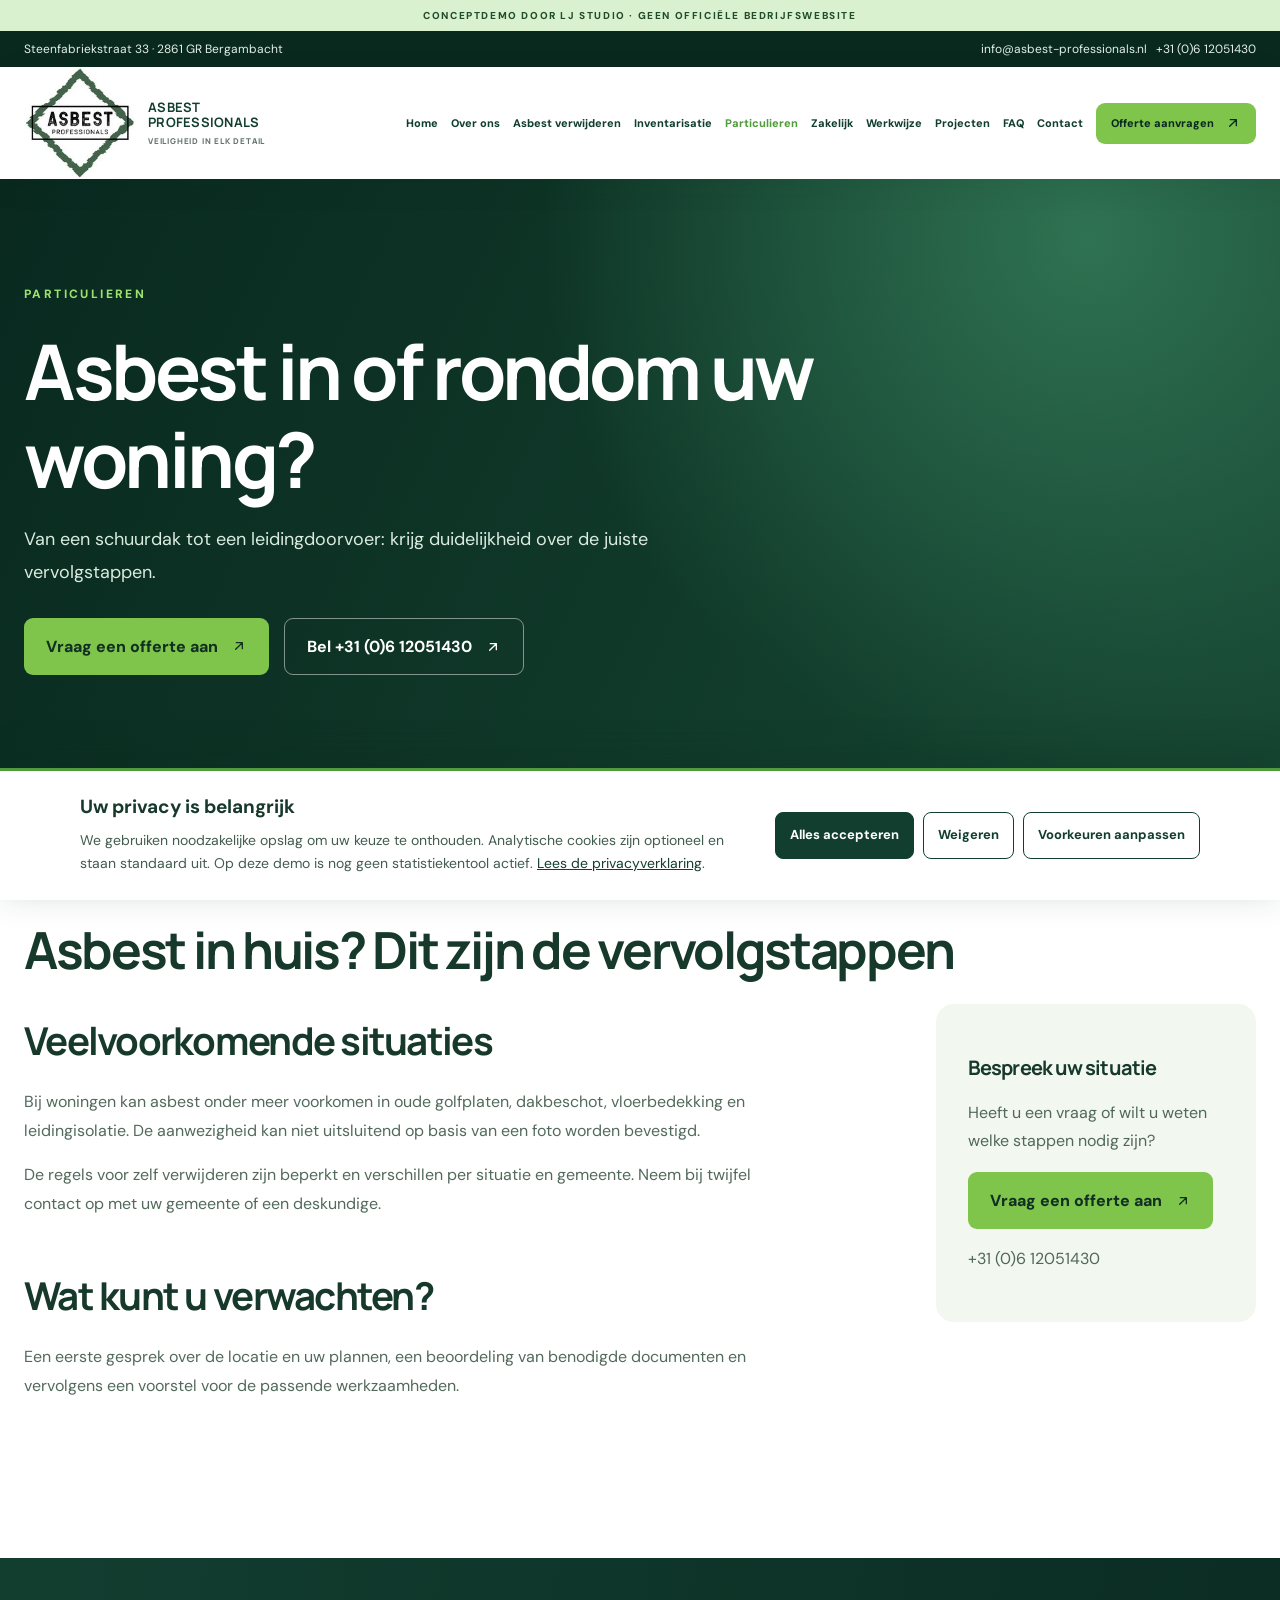
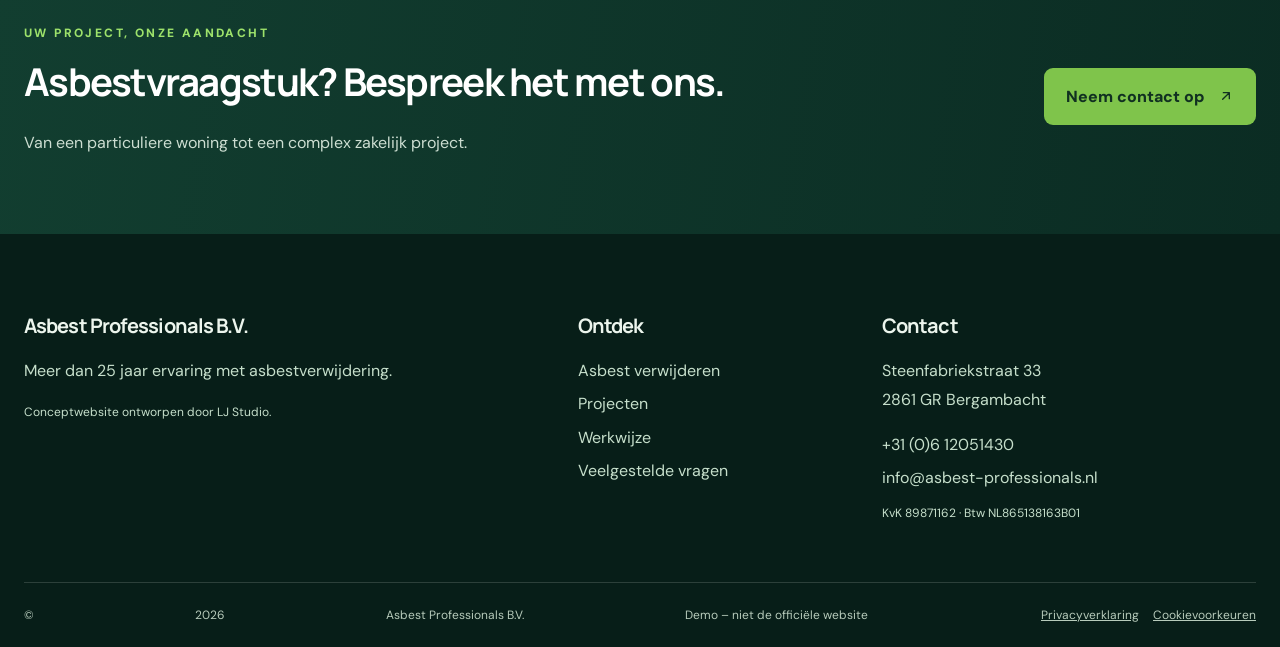
<file: particulieren.html>
<!doctype html><html lang="nl"><head><meta charset="utf-8"><meta name="viewport" content="width=device-width,initial-scale=1"><meta name="theme-color" content="#123e30"><title>Asbest in of rondom uw woning? | Asbest Professionals B.V.</title><meta name="description" content="Van een schuurdak tot een leidingdoorvoer: krijg duidelijkheid over de juiste vervolgstappen."><meta name="robots" content="noindex,nofollow"><link rel="canonical" href="https://www.asbest-professionals.nl/particulieren.html"><meta property="og:type" content="website"><meta property="og:locale" content="nl_NL"><meta property="og:title" content="Asbest in of rondom uw woning?"><meta property="og:description" content="Van een schuurdak tot een leidingdoorvoer: krijg duidelijkheid over de juiste vervolgstappen."><meta property="og:url" content="https://www.asbest-professionals.nl/particulieren.html"><meta property="og:image" content="https://impro.usercontent.one/appid/oneComWsb/domain/asbest-professionals.nl/media/asbest-professionals.nl/onewebmedia/original-5F8E7474-5B0B-4ED8-800B-7B8C0228FE6B.jpeg?etag=%228b2d0-66694ba5%22&amp;quality=85&amp;sourceContentType=image%2Fjpeg"><link rel="stylesheet" href="./style.css"><script defer src="./script.js"></script><script type="application/ld+json">{"@context": "https://schema.org", "@type": "GeneralContractor", "name": "Asbest Professionals B.V.", "url": "https://www.asbest-professionals.nl/", "telephone": "+31612051430", "email": "info@asbest-professionals.nl", "address": {"@type": "PostalAddress", "streetAddress": "Steenfabriekstraat 33", "postalCode": "2861 GR", "addressLocality": "Bergambacht", "addressCountry": "NL"}}</script><style id="ljstudio-mobile-utility-fix">
/* Houd de groene contactbalk ook op mobiele schermen zichtbaar. */
@media (max-width: 767px) {
  body .utility {
    display: block !important;
    visibility: visible !important;
    background: #092f24 !important;
    color: #fff !important;
    height: auto !important;
  }
  body .utility .wrap {
    display: flex !important;
    flex-direction: column !important;
    align-items: center !important;
    justify-content: center !important;
    gap: 5px !important;
    padding: 9px 12px !important;
    text-align: center !important;
  }
  body .utility span,
  body .utility a {
    color: #fff !important;
    font-size: 12px !important;
    line-height: 1.5 !important;
  }
  body .utility span {
    display: inline !important;
  }
  body .utility a {
    text-decoration: none;
  }
}
</style></head><body><a class="skip" href="#inhoud">Direct naar inhoud</a><div class="demo">CONCEPTDEMO DOOR LJ STUDIO · GEEN OFFICIËLE BEDRIJFSWEBSITE</div><div class="utility"><div class="wrap"><span>Steenfabriekstraat 33 · 2861 GR Bergambacht</span><span><a href="mailto:info@asbest-professionals.nl">info@asbest-professionals.nl</a> &nbsp; <a href="tel:+31612051430">+31 (0)6 12051430</a></span></div></div><header class="site-header"><div class="wrap header-inner"><a class="brand" href="./index.html" aria-label="Asbest Professionals – home"><img src="./assets/logo.png" alt="Asbest Professionals B.V." class="site-logo" width="160" height="160"><span class="brand-words"><strong>ASBEST<br>PROFESSIONALS</strong><small>VEILIGHEID IN ELK DETAIL</small></span></a><button class="menu-toggle" aria-controls="mainnav" aria-expanded="false" type="button">☰ <span>Menu</span></button><nav id="mainnav" aria-label="Hoofdnavigatie"><a class="" href="./index.html">Home</a><a class="" href="./over-ons.html">Over ons</a><a class="" href="./asbest-verwijderen.html">Asbest verwijderen</a><a class="" href="./asbestinventarisatie.html">Inventarisatie</a><a class="current" href="./particulieren.html">Particulieren</a><a class="" href="./zakelijk.html">Zakelijk</a><a class="" href="./werkwijze.html">Werkwijze</a><a class="" href="./projecten.html">Projecten</a><a class="" href="./veelgestelde-vragen.html">FAQ</a><a class="" href="./contact.html">Contact</a><a class="nav-cta" href="./contact.html">Offerte aanvragen ↗</a></nav></div></header><main id="inhoud"><section class="page-hero"><div class="wrap"><span class="eyebrow">PARTICULIEREN</span><h1>Asbest in of rondom uw woning?</h1><p>Van een schuurdak tot een leidingdoorvoer: krijg duidelijkheid over de juiste vervolgstappen.</p><div class="hero-actions"><a class="button" href="contact.html">Vraag een offerte aan <span aria-hidden="true">↗</span></a><a class="ghost" href="tel:+31612051430">Bel +31 (0)6 12051430 ↗</a></div></div></section><section class="section "><div class="wrap"><span class="eyebrow">VOOR WONINGEIGENAREN</span><h2>Asbest in huis? Dit zijn de vervolgstappen</h2><div class="article-layout"><div><div class="prose"><h2>Veelvoorkomende situaties</h2><p>Bij woningen kan asbest onder meer voorkomen in oude golfplaten, dakbeschot, vloerbedekking en leidingisolatie. De aanwezigheid kan niet uitsluitend op basis van een foto worden bevestigd.</p><p>De regels voor zelf verwijderen zijn beperkt en verschillen per situatie en gemeente. Neem bij twijfel contact op met uw gemeente of een deskundige.</p></div><div class="prose"><h2>Wat kunt u verwachten?</h2><p>Een eerste gesprek over de locatie en uw plannen, een beoordeling van benodigde documenten en vervolgens een voorstel voor de passende werkzaamheden.</p></div></div><aside class="sidebar"><h3>Bespreek uw situatie</h3><p>Heeft u een vraag of wilt u weten welke stappen nodig zijn?</p><a class="button" href="contact.html">Vraag een offerte aan <span aria-hidden="true">↗</span></a><p><a href="tel:+31612051430">+31 (0)6 12051430</a></p></aside></div></div></section></main><section class="cta-band"><div class="wrap cta-flex"><div><span class="eyebrow">UW PROJECT, ONZE AANDACHT</span><h2>Asbestvraagstuk? Bespreek het met ons.</h2><p>Van een particuliere woning tot een complex zakelijk project.</p></div><a class="button" href="contact.html">Neem contact op <span aria-hidden="true">↗</span></a></div></section><footer><div class="wrap footer-grid"><div><h3>Asbest Professionals B.V.</h3><p>Meer dan 25 jaar ervaring met asbestverwijdering.</p><p class="fine">Conceptwebsite ontworpen door LJ Studio.</p></div><div><h3>Ontdek</h3><a href="./asbest-verwijderen.html">Asbest verwijderen</a><a href="./projecten.html">Projecten</a><a href="./werkwijze.html">Werkwijze</a><a href="./veelgestelde-vragen.html">Veelgestelde vragen</a></div><div><h3>Contact</h3><p>Steenfabriekstraat 33<br>2861 GR Bergambacht</p><a href="tel:+31612051430">+31 (0)6 12051430</a><a href="mailto:info@asbest-professionals.nl">info@asbest-professionals.nl</a><p class="fine">KvK 89871162 · Btw NL865138163B01</p></div></div><div class="wrap footer-bottom">© <span id="year">2026</span> Asbest Professionals B.V. <span>Demo – niet de officiële website</span></div></footer></body></html>
</file>
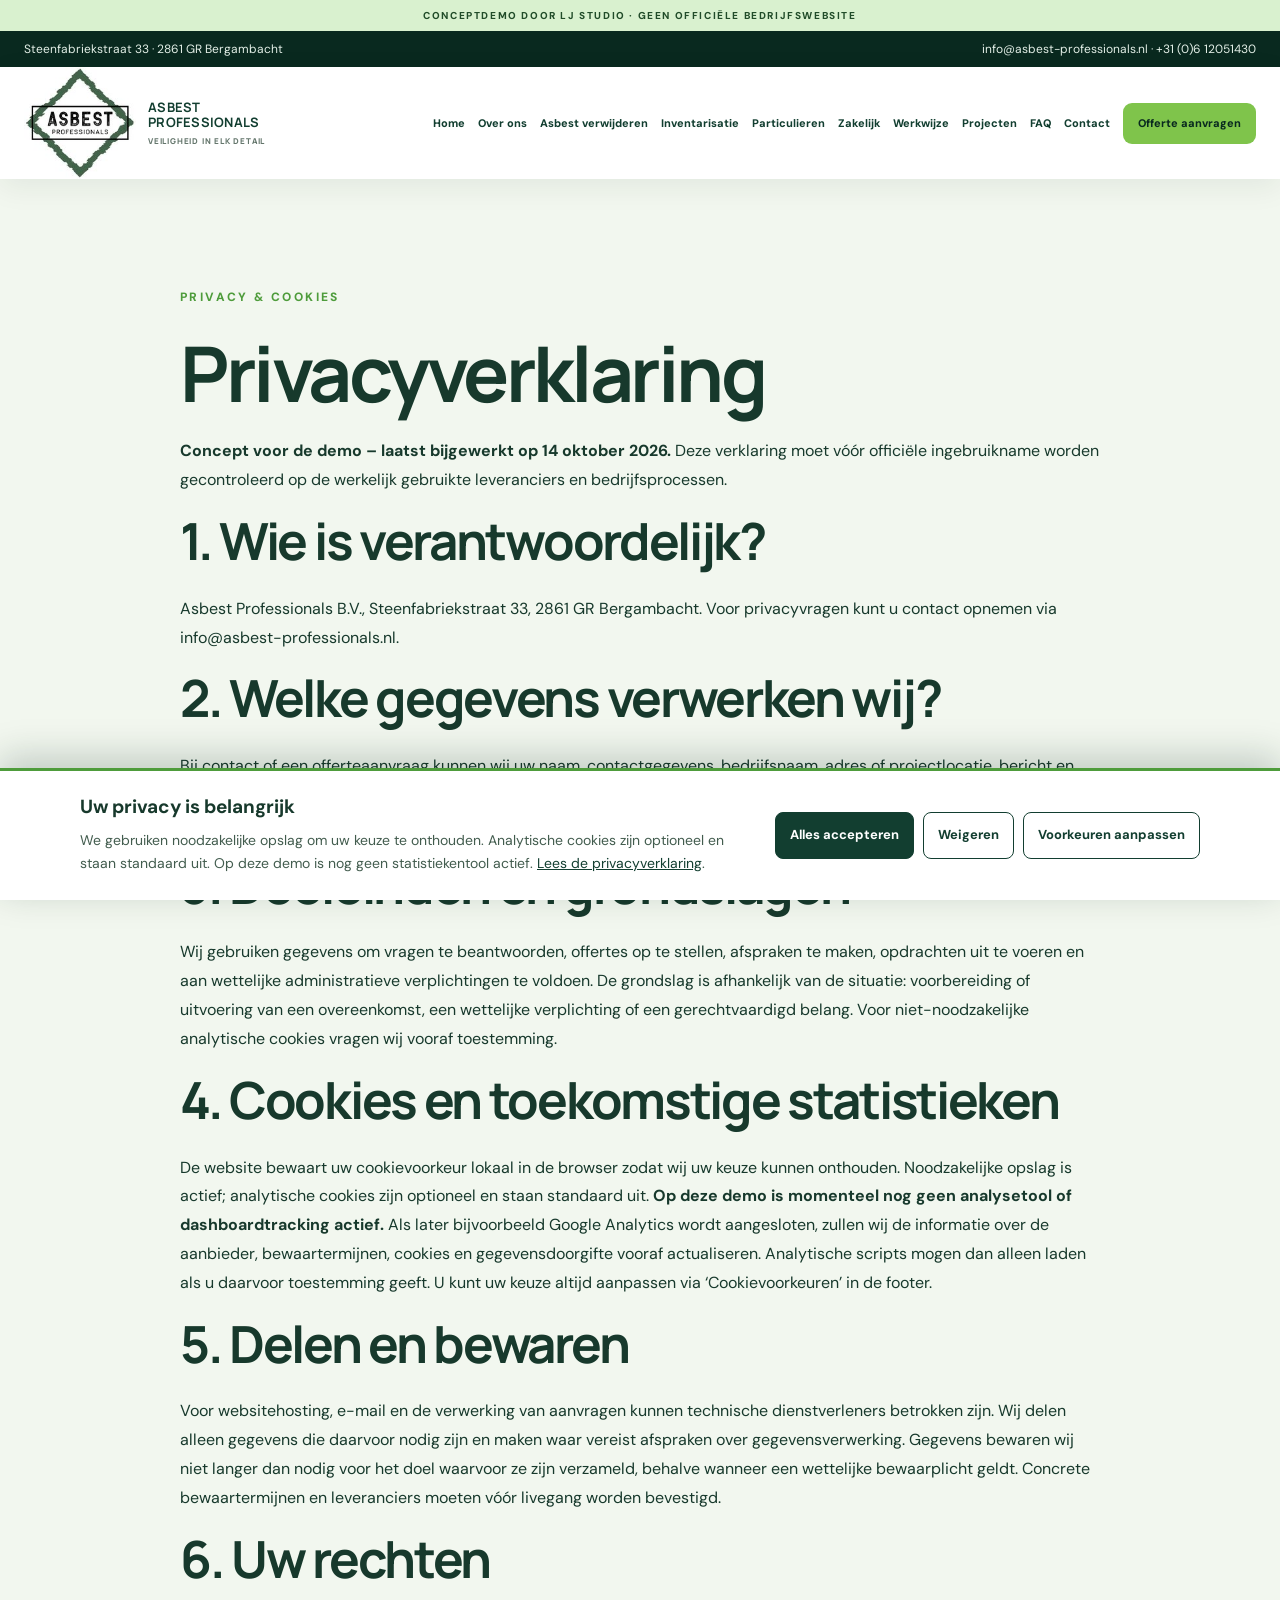
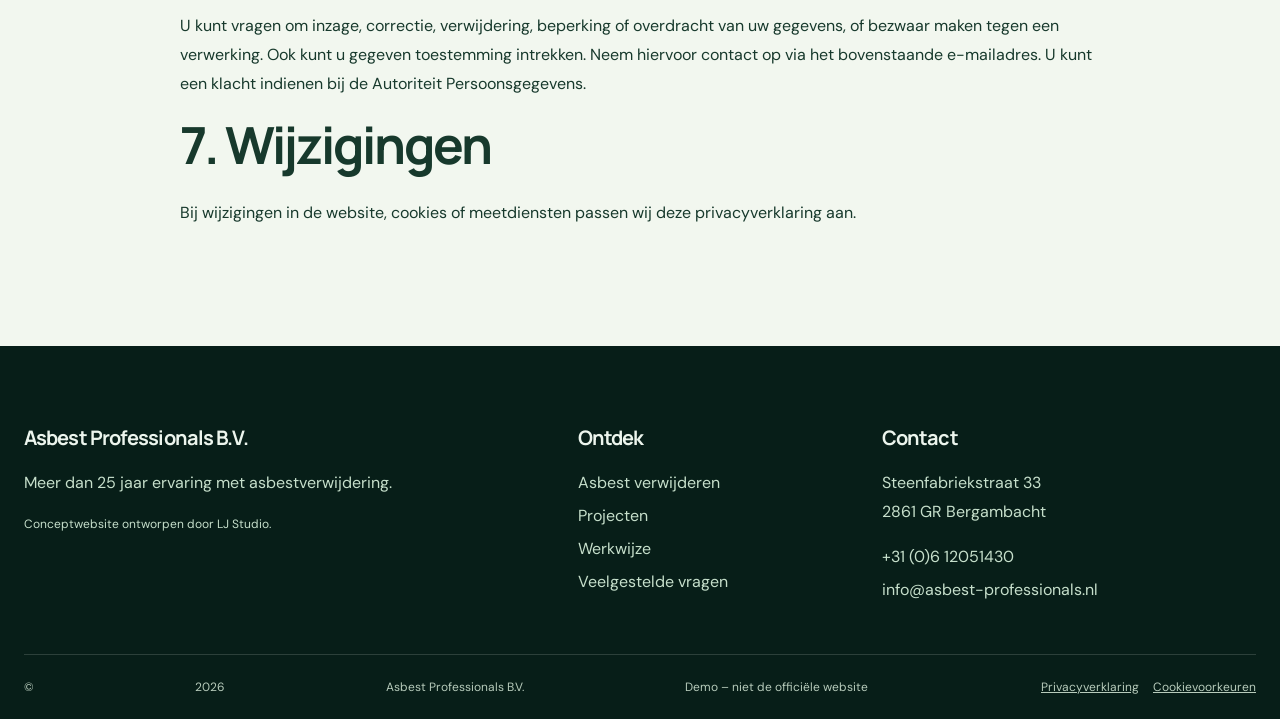
<file: privacyverklaring.html>
<!doctype html><html lang="nl"><head><meta charset="utf-8"><meta name="viewport" content="width=device-width,initial-scale=1"><meta name="robots" content="noindex,nofollow"><meta name="theme-color" content="#123e30"><title>Privacyverklaring | Asbest Professionals B.V.</title><meta name="description" content="Lees hoe Asbest Professionals B.V. omgaat met persoonsgegevens, contactaanvragen en cookievoorkeuren."><link rel="stylesheet" href="./style.css"><script src="./script.js" defer></script></head><body><a class="skip" href="#inhoud">Direct naar inhoud</a><div class="demo">CONCEPTDEMO DOOR LJ STUDIO · GEEN OFFICIËLE BEDRIJFSWEBSITE</div><div class="utility"><div class="wrap"><span>Steenfabriekstraat 33 · 2861 GR Bergambacht</span><span><a href="mailto:info@asbest-professionals.nl">info@asbest-professionals.nl</a> · <a href="tel:+31612051430">+31 (0)6 12051430</a></span></div></div><header class="site-header"><div class="wrap header-inner"><a class="brand" href="./index.html" aria-label="Asbest Professionals – home"><img class="site-logo" src="./assets/logo.png" alt="Asbest Professionals B.V." width="160" height="160"><span class="brand-words"><strong>ASBEST<br>PROFESSIONALS</strong><small>VEILIGHEID IN ELK DETAIL</small></span></a><button class="menu-toggle" type="button" aria-controls="mainnav" aria-expanded="false">☰ <span>Menu</span></button><nav id="mainnav" aria-label="Hoofdnavigatie"><a href="./index.html">Home</a><a href="./over-ons.html">Over ons</a><a href="./asbest-verwijderen.html">Asbest verwijderen</a><a href="./asbestinventarisatie.html">Inventarisatie</a><a href="./particulieren.html">Particulieren</a><a href="./zakelijk.html">Zakelijk</a><a href="./werkwijze.html">Werkwijze</a><a href="./projecten.html">Projecten</a><a href="./veelgestelde-vragen.html">FAQ</a><a href="./contact.html">Contact</a><a class="nav-cta" href="./contact.html">Offerte aanvragen</a></nav></div></header><main id="inhoud"><section class="section soft"><div class="wrap" style="max-width:920px"><span class="eyebrow">PRIVACY & COOKIES</span><h1>Privacyverklaring</h1><p><strong>Concept voor de demo – laatst bijgewerkt op 14 oktober 2026.</strong> Deze verklaring moet vóór officiële ingebruikname worden gecontroleerd op de werkelijk gebruikte leveranciers en bedrijfsprocessen.</p><h2>1. Wie is verantwoordelijk?</h2><p>Asbest Professionals B.V., Steenfabriekstraat 33, 2861 GR Bergambacht. Voor privacyvragen kunt u contact opnemen via <a href="mailto:info@asbest-professionals.nl">info@asbest-professionals.nl</a>.</p><h2>2. Welke gegevens verwerken wij?</h2><p>Bij contact of een offerteaanvraag kunnen wij uw naam, contactgegevens, bedrijfsnaam, adres of projectlocatie, bericht en eventuele projectinformatie verwerken. Bij het bezoeken van de website kunnen technische gegevens worden verwerkt die nodig zijn om de site te tonen en te beveiligen.</p><h2>3. Doeleinden en grondslagen</h2><p>Wij gebruiken gegevens om vragen te beantwoorden, offertes op te stellen, afspraken te maken, opdrachten uit te voeren en aan wettelijke administratieve verplichtingen te voldoen. De grondslag is afhankelijk van de situatie: voorbereiding of uitvoering van een overeenkomst, een wettelijke verplichting of een gerechtvaardigd belang. Voor niet-noodzakelijke analytische cookies vragen wij vooraf toestemming.</p><h2>4. Cookies en toekomstige statistieken</h2><p>De website bewaart uw cookievoorkeur lokaal in de browser zodat wij uw keuze kunnen onthouden. Noodzakelijke opslag is actief; analytische cookies zijn optioneel en staan standaard uit. <strong>Op deze demo is momenteel nog geen analysetool of dashboardtracking actief.</strong> Als later bijvoorbeeld Google Analytics wordt aangesloten, zullen wij de informatie over de aanbieder, bewaartermijnen, cookies en gegevensdoorgifte vooraf actualiseren. Analytische scripts mogen dan alleen laden als u daarvoor toestemming geeft. U kunt uw keuze altijd aanpassen via ‘Cookievoorkeuren’ in de footer.</p><h2>5. Delen en bewaren</h2><p>Voor websitehosting, e-mail en de verwerking van aanvragen kunnen technische dienstverleners betrokken zijn. Wij delen alleen gegevens die daarvoor nodig zijn en maken waar vereist afspraken over gegevensverwerking. Gegevens bewaren wij niet langer dan nodig voor het doel waarvoor ze zijn verzameld, behalve wanneer een wettelijke bewaarplicht geldt. Concrete bewaartermijnen en leveranciers moeten vóór livegang worden bevestigd.</p><h2>6. Uw rechten</h2><p>U kunt vragen om inzage, correctie, verwijdering, beperking of overdracht van uw gegevens, of bezwaar maken tegen een verwerking. Ook kunt u gegeven toestemming intrekken. Neem hiervoor contact op via het bovenstaande e-mailadres. U kunt een klacht indienen bij de Autoriteit Persoonsgegevens.</p><h2>7. Wijzigingen</h2><p>Bij wijzigingen in de website, cookies of meetdiensten passen wij deze privacyverklaring aan.</p></div></section></main><footer><div class="wrap footer-grid"><div><h3>Asbest Professionals B.V.</h3><p>Meer dan 25 jaar ervaring met asbestverwijdering.</p><p class="fine">Conceptwebsite ontworpen door LJ Studio.</p></div><div><h3>Ontdek</h3><a href="./asbest-verwijderen.html">Asbest verwijderen</a><a href="./projecten.html">Projecten</a><a href="./werkwijze.html">Werkwijze</a><a href="./veelgestelde-vragen.html">Veelgestelde vragen</a></div><div><h3>Contact</h3><p>Steenfabriekstraat 33<br>2861 GR Bergambacht</p><a href="tel:+31612051430">+31 (0)6 12051430</a><a href="mailto:info@asbest-professionals.nl">info@asbest-professionals.nl</a></div></div><div class="wrap footer-bottom">© <span id="year">2026</span> Asbest Professionals B.V. <span>Demo – niet de officiële website</span></div></footer></body></html>
</file>
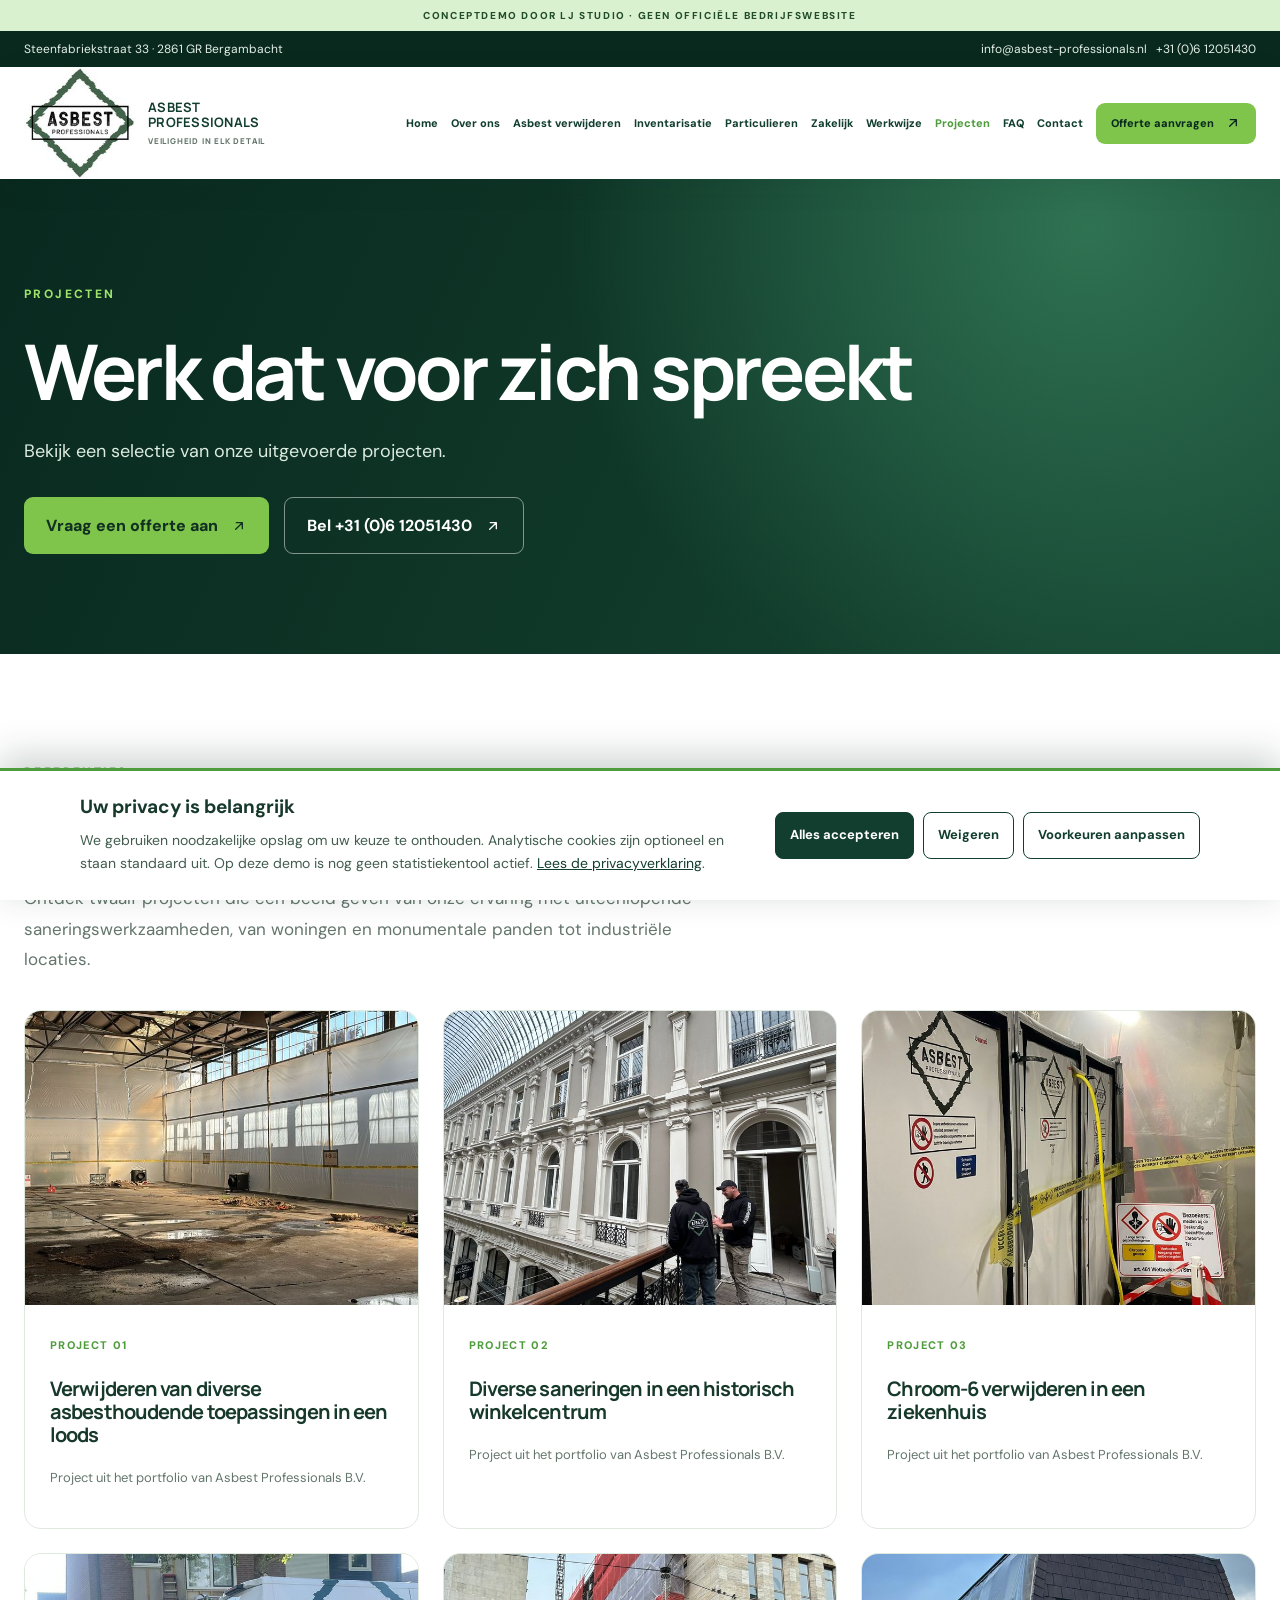
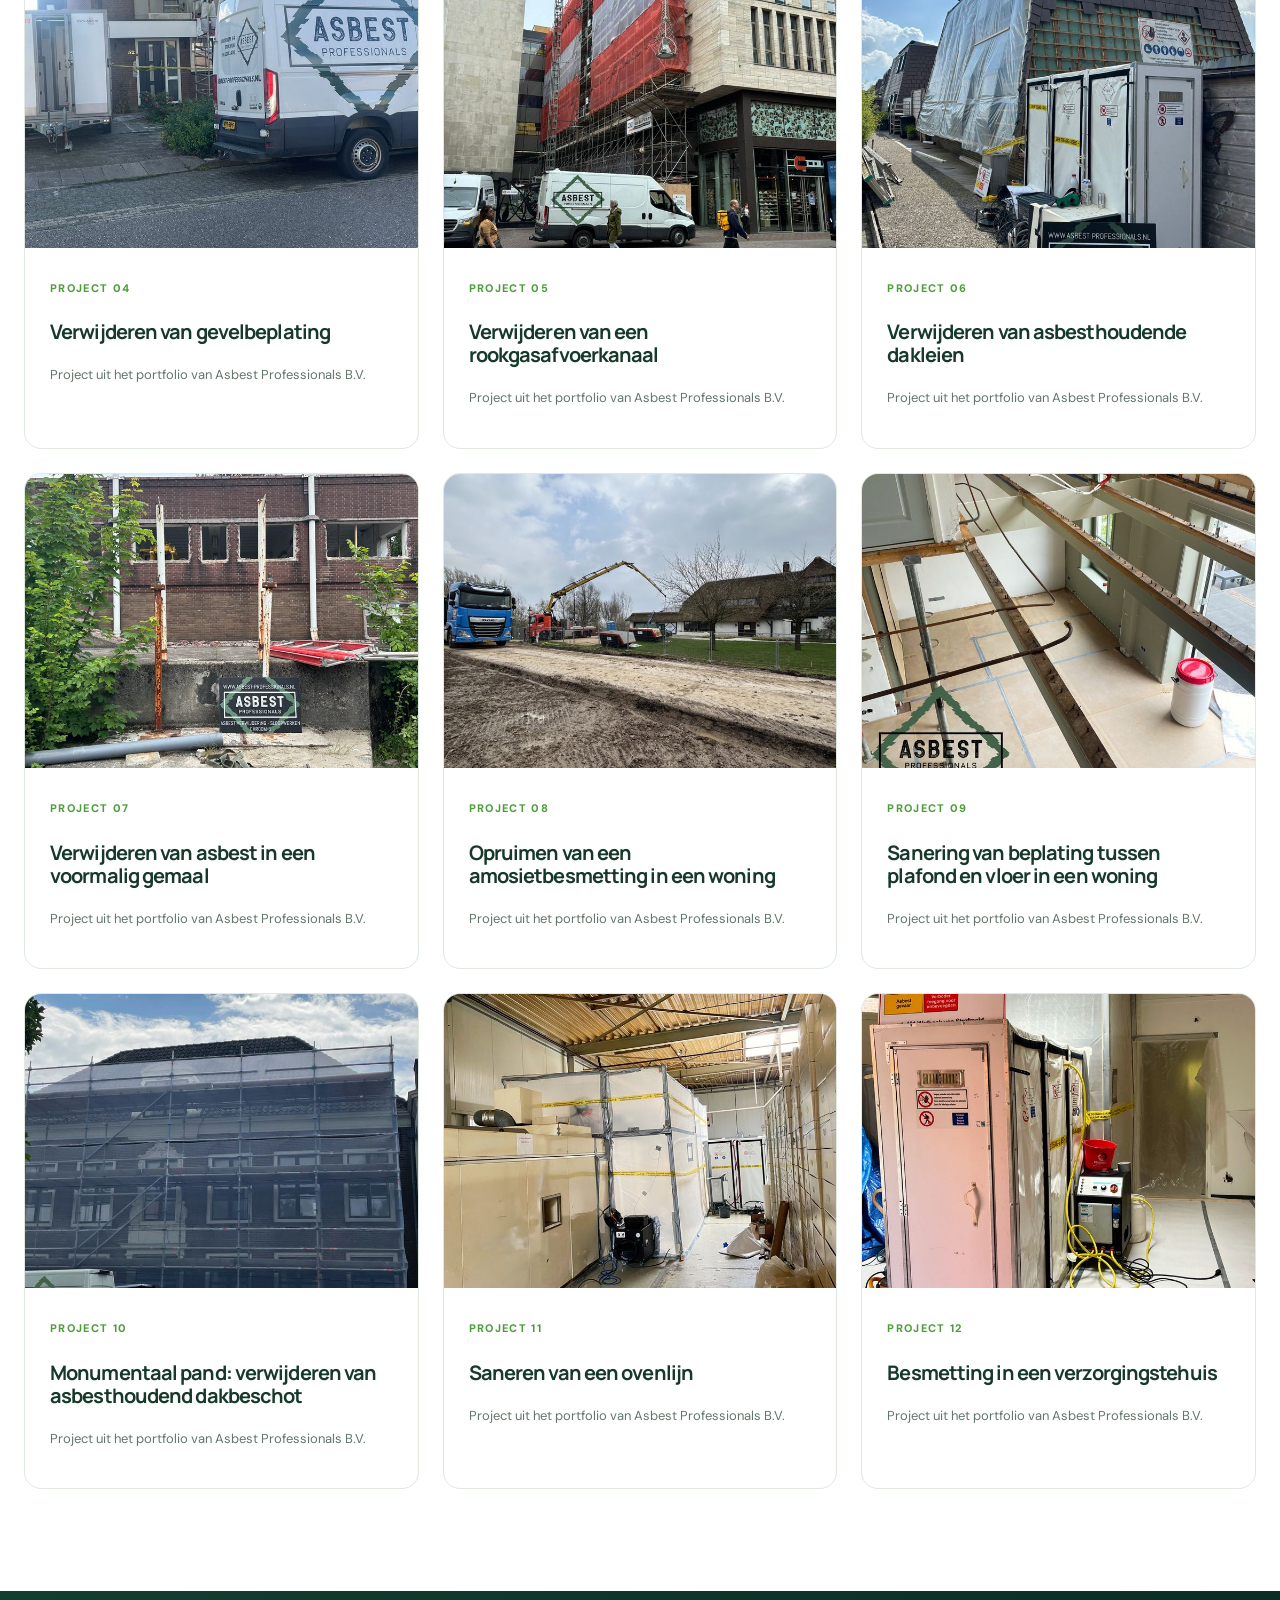
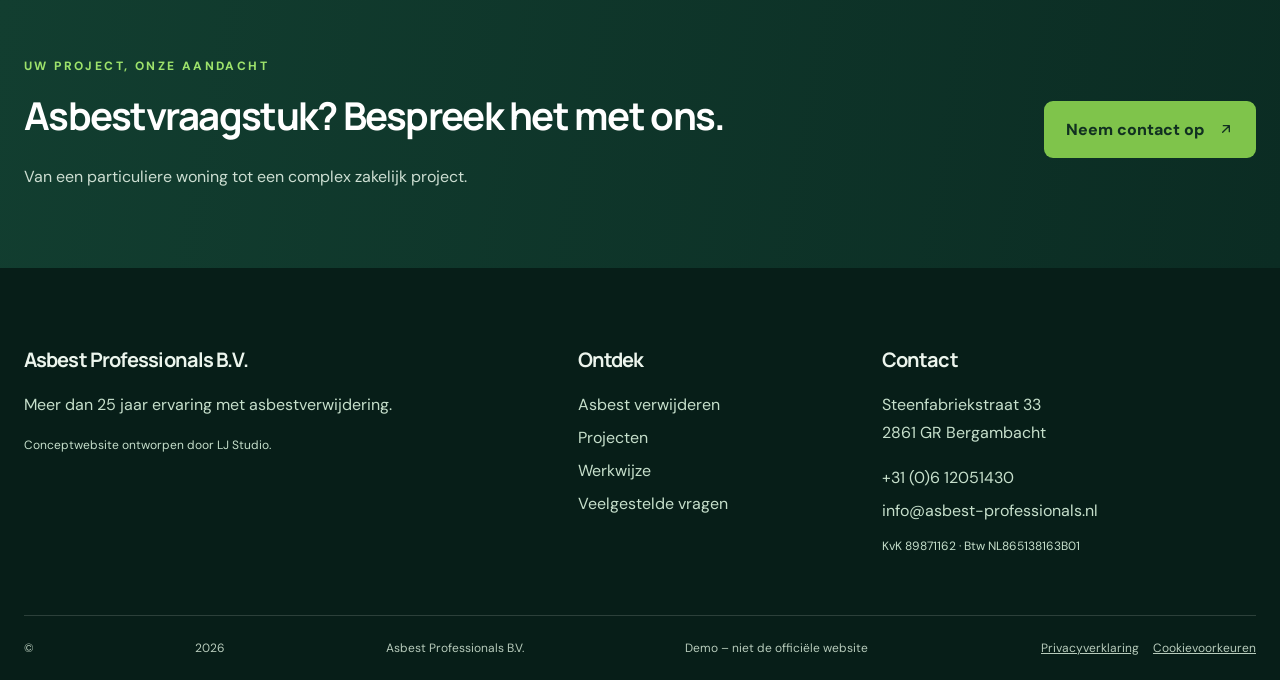
<file: projecten.html>
<!DOCTYPE html>
<html lang="nl"><head><meta charset="utf-8"/><meta content="width=device-width,initial-scale=1" name="viewport"/><meta content="#123e30" name="theme-color"/><title>Projecten asbestsanering | Asbest Professionals B.V.</title><meta content="Bekijk de twaalf projectomschrijvingen van Asbest Professionals, van woningen en monumenten tot industriële locaties." name="description"/><meta content="noindex,nofollow" name="robots"/><link href="https://www.asbest-professionals.nl/projecten.html" rel="canonical"/><meta content="website" property="og:type"/><meta content="nl_NL" property="og:locale"/><meta content="Projecten asbestsanering" property="og:title"/><meta content="Bekijk de twaalf projectomschrijvingen van Asbest Professionals, van woningen en monumenten tot industriële locaties." property="og:description"/><meta content="https://www.asbest-professionals.nl/projecten.html" property="og:url"/><meta content="https://impro.usercontent.one/appid/oneComWsb/domain/asbest-professionals.nl/media/asbest-professionals.nl/onewebmedia/original-5F8E7474-5B0B-4ED8-800B-7B8C0228FE6B.jpeg?etag=%228b2d0-66694ba5%22&amp;quality=85&amp;sourceContentType=image%2Fjpeg" property="og:image"/><link href="./style.css" rel="stylesheet"/><script defer="" src="./script.js"></script><script type="application/ld+json">{"@context": "https://schema.org", "@type": "GeneralContractor", "name": "Asbest Professionals B.V.", "url": "https://www.asbest-professionals.nl/", "telephone": "+31612051430", "email": "info@asbest-professionals.nl", "address": {"@type": "PostalAddress", "streetAddress": "Steenfabriekstraat 33", "postalCode": "2861 GR", "addressLocality": "Bergambacht", "addressCountry": "NL"}}</script><style>/* Gelijke afbeeldingsformaten voor alle projectkaarten, ook mobiel */
.project-grid .project-photo { width:100%; aspect-ratio: 4 / 3; overflow:hidden; display:block; }
.project-grid .project-photo img { display:block; width:100%; height:100%; aspect-ratio: 4 / 3; object-fit:cover; object-position:center; }
</style><style id="ljstudio-mobile-utility-fix">
/* Houd de groene contactbalk ook op mobiele schermen zichtbaar. */
@media (max-width: 767px) {
  body .utility {
    display: block !important;
    visibility: visible !important;
    background: #092f24 !important;
    color: #fff !important;
    height: auto !important;
  }
  body .utility .wrap {
    display: flex !important;
    flex-direction: column !important;
    align-items: center !important;
    justify-content: center !important;
    gap: 5px !important;
    padding: 9px 12px !important;
    text-align: center !important;
  }
  body .utility span,
  body .utility a {
    color: #fff !important;
    font-size: 12px !important;
    line-height: 1.5 !important;
  }
  body .utility span {
    display: inline !important;
  }
  body .utility a {
    text-decoration: none;
  }
}
</style></head><body><a class="skip" href="#inhoud">Direct naar inhoud</a><div class="demo">CONCEPTDEMO DOOR LJ STUDIO · GEEN OFFICIËLE BEDRIJFSWEBSITE</div><div class="utility"><div class="wrap"><span>Steenfabriekstraat 33 · 2861 GR Bergambacht</span><span><a href="mailto:info@asbest-professionals.nl">info@asbest-professionals.nl</a>   <a href="tel:+31612051430">+31 (0)6 12051430</a></span></div></div><header class="site-header"><div class="wrap header-inner"><a aria-label="Asbest Professionals – home" class="brand" href="./index.html"><img alt="Asbest Professionals B.V." class="site-logo" height="160" src="./assets/logo.png" width="160"/><span class="brand-words"><strong>ASBEST<br/>PROFESSIONALS</strong><small>VEILIGHEID IN ELK DETAIL</small></span></a><button aria-controls="mainnav" aria-expanded="false" class="menu-toggle" type="button">☰ <span>Menu</span></button><nav aria-label="Hoofdnavigatie" id="mainnav"><a class="" href="./index.html">Home</a><a class="" href="./over-ons.html">Over ons</a><a class="" href="./asbest-verwijderen.html">Asbest verwijderen</a><a class="" href="./asbestinventarisatie.html">Inventarisatie</a><a class="" href="./particulieren.html">Particulieren</a><a class="" href="./zakelijk.html">Zakelijk</a><a class="" href="./werkwijze.html">Werkwijze</a><a class="current" href="./projecten.html">Projecten</a><a class="" href="./veelgestelde-vragen.html">FAQ</a><a class="" href="./contact.html">Contact</a><a class="nav-cta" href="./contact.html">Offerte aanvragen ↗</a></nav></div></header><main id="inhoud"><section class="page-hero"><div class="wrap"><span class="eyebrow">PROJECTEN</span><h1>Werk dat voor zich spreekt</h1><p>Bekijk een selectie van onze uitgevoerde projecten.</p><div class="hero-actions"><a class="button" href="contact.html">Vraag een offerte aan <span aria-hidden="true">↗</span></a><a class="ghost" href="tel:+31612051430">Bel +31 (0)6 12051430 ↗</a></div></div></section><section class="section"><div class="wrap"><span class="eyebrow">REFERENTIES</span><h2>Een selectie uit de praktijk</h2><p class="section-lead">Ontdek twaalf projecten die een beeld geven van onze ervaring met uiteenlopende saneringswerkzaamheden, van woningen en monumentale panden tot industriële locaties.</p><div class="project-grid"><article class="project-card"><div class="project-photo"><img alt="Projectfoto 1: Verwijderen van diverse asbesthoudende toepassingen in een loods" decoding="async" loading="lazy" src="./assets/project-01.jpg"/></div><div class="project-copy"><span>PROJECT 01</span><h3>Verwijderen van diverse asbesthoudende toepassingen in een loods</h3><p>Project uit het portfolio van Asbest Professionals B.V.</p></div></article><article class="project-card"><div class="project-photo"><img alt="Projectfoto 2: Diverse saneringen in een historisch winkelcentrum" decoding="async" loading="lazy" src="./assets/project-02.jpg"/></div><div class="project-copy"><span>PROJECT 02</span><h3>Diverse saneringen in een historisch winkelcentrum</h3><p>Project uit het portfolio van Asbest Professionals B.V.</p></div></article><article class="project-card"><div class="project-photo"><img alt="Projectfoto 3: Chroom-6 verwijderen in een ziekenhuis" decoding="async" loading="lazy" src="./assets/project-03.jpg"/></div><div class="project-copy"><span>PROJECT 03</span><h3>Chroom-6 verwijderen in een ziekenhuis</h3><p>Project uit het portfolio van Asbest Professionals B.V.</p></div></article><article class="project-card"><div class="project-photo"><img alt="Projectfoto 4: Verwijderen van gevelbeplating" decoding="async" loading="lazy" src="./assets/project-04.jpg"/></div><div class="project-copy"><span>PROJECT 04</span><h3>Verwijderen van gevelbeplating</h3><p>Project uit het portfolio van Asbest Professionals B.V.</p></div></article><article class="project-card"><div class="project-photo"><img alt="Projectfoto 5: Verwijderen van een rookgasafvoerkanaal" decoding="async" loading="lazy" src="./assets/project-05.jpg"/></div><div class="project-copy"><span>PROJECT 05</span><h3>Verwijderen van een rookgasafvoerkanaal</h3><p>Project uit het portfolio van Asbest Professionals B.V.</p></div></article><article class="project-card"><div class="project-photo"><img alt="Projectfoto 6: Verwijderen van asbesthoudende dakleien" decoding="async" loading="lazy" src="./assets/project-06.jpg"/></div><div class="project-copy"><span>PROJECT 06</span><h3>Verwijderen van asbesthoudende dakleien</h3><p>Project uit het portfolio van Asbest Professionals B.V.</p></div></article><article class="project-card"><div class="project-photo"><img alt="Projectfoto 7: Verwijderen van asbest in een voormalig gemaal" decoding="async" loading="lazy" src="./assets/project-07.jpg"/></div><div class="project-copy"><span>PROJECT 07</span><h3>Verwijderen van asbest in een voormalig gemaal</h3><p>Project uit het portfolio van Asbest Professionals B.V.</p></div></article><article class="project-card"><div class="project-photo"><img alt="Projectfoto 8: Opruimen van een amosietbesmetting in een woning" decoding="async" loading="lazy" src="./assets/project-08.jpg"/></div><div class="project-copy"><span>PROJECT 08</span><h3>Opruimen van een amosietbesmetting in een woning</h3><p>Project uit het portfolio van Asbest Professionals B.V.</p></div></article><article class="project-card"><div class="project-photo"><img alt="Projectfoto 9: Sanering van beplating tussen plafond en vloer in een woning" decoding="async" loading="lazy" src="./assets/project-09.jpg"/></div><div class="project-copy"><span>PROJECT 09</span><h3>Sanering van beplating tussen plafond en vloer in een woning</h3><p>Project uit het portfolio van Asbest Professionals B.V.</p></div></article><article class="project-card"><div class="project-photo"><img alt="Projectfoto 10: Monumentaal pand: verwijderen van asbesthoudend dakbeschot" decoding="async" loading="lazy" src="./assets/project-10.jpg"/></div><div class="project-copy"><span>PROJECT 10</span><h3>Monumentaal pand: verwijderen van asbesthoudend dakbeschot</h3><p>Project uit het portfolio van Asbest Professionals B.V.</p></div></article><article class="project-card"><div class="project-photo"><img alt="Projectfoto 11: Saneren van een ovenlijn" decoding="async" loading="lazy" src="./assets/project-11.jpg"/></div><div class="project-copy"><span>PROJECT 11</span><h3>Saneren van een ovenlijn</h3><p>Project uit het portfolio van Asbest Professionals B.V.</p></div></article><article class="project-card"><div class="project-photo"><img alt="Projectfoto 12: Besmetting in een verzorgingstehuis" decoding="async" loading="lazy" src="./assets/project-12.jpg"/></div><div class="project-copy"><span>PROJECT 12</span><h3>Besmetting in een verzorgingstehuis</h3><p>Project uit het portfolio van Asbest Professionals B.V.</p></div></article></div></div></section></main><section class="cta-band"><div class="wrap cta-flex"><div><span class="eyebrow">UW PROJECT, ONZE AANDACHT</span><h2>Asbestvraagstuk? Bespreek het met ons.</h2><p>Van een particuliere woning tot een complex zakelijk project.</p></div><a class="button" href="contact.html">Neem contact op <span aria-hidden="true">↗</span></a></div></section><footer><div class="wrap footer-grid"><div><h3>Asbest Professionals B.V.</h3><p>Meer dan 25 jaar ervaring met asbestverwijdering.</p><p class="fine">Conceptwebsite ontworpen door LJ Studio.</p></div><div><h3>Ontdek</h3><a href="./asbest-verwijderen.html">Asbest verwijderen</a><a href="./projecten.html">Projecten</a><a href="./werkwijze.html">Werkwijze</a><a href="./veelgestelde-vragen.html">Veelgestelde vragen</a></div><div><h3>Contact</h3><p>Steenfabriekstraat 33<br/>2861 GR Bergambacht</p><a href="tel:+31612051430">+31 (0)6 12051430</a><a href="mailto:info@asbest-professionals.nl">info@asbest-professionals.nl</a><p class="fine">KvK 89871162 · Btw NL865138163B01</p></div></div><div class="wrap footer-bottom">© <span id="year">2026</span> Asbest Professionals B.V. <span>Demo – niet de officiële website</span></div></footer></body></html>
</file>
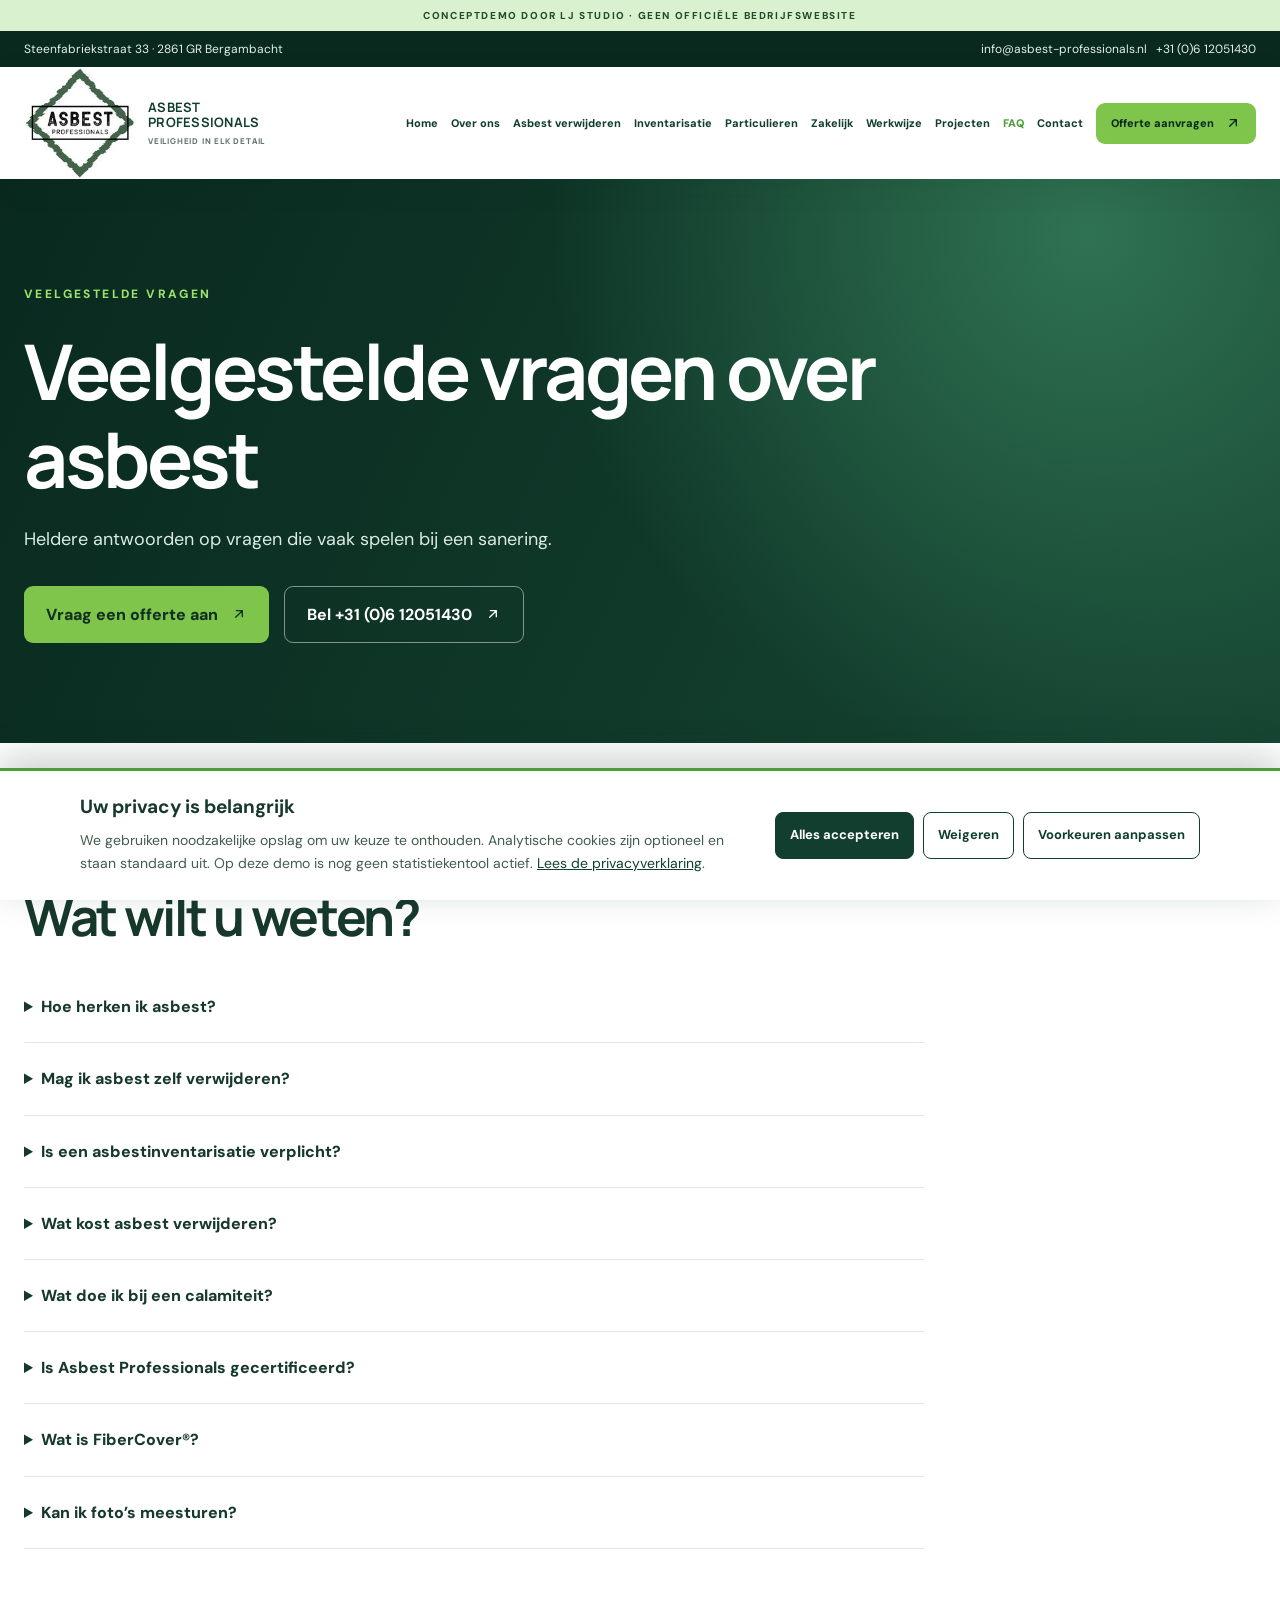
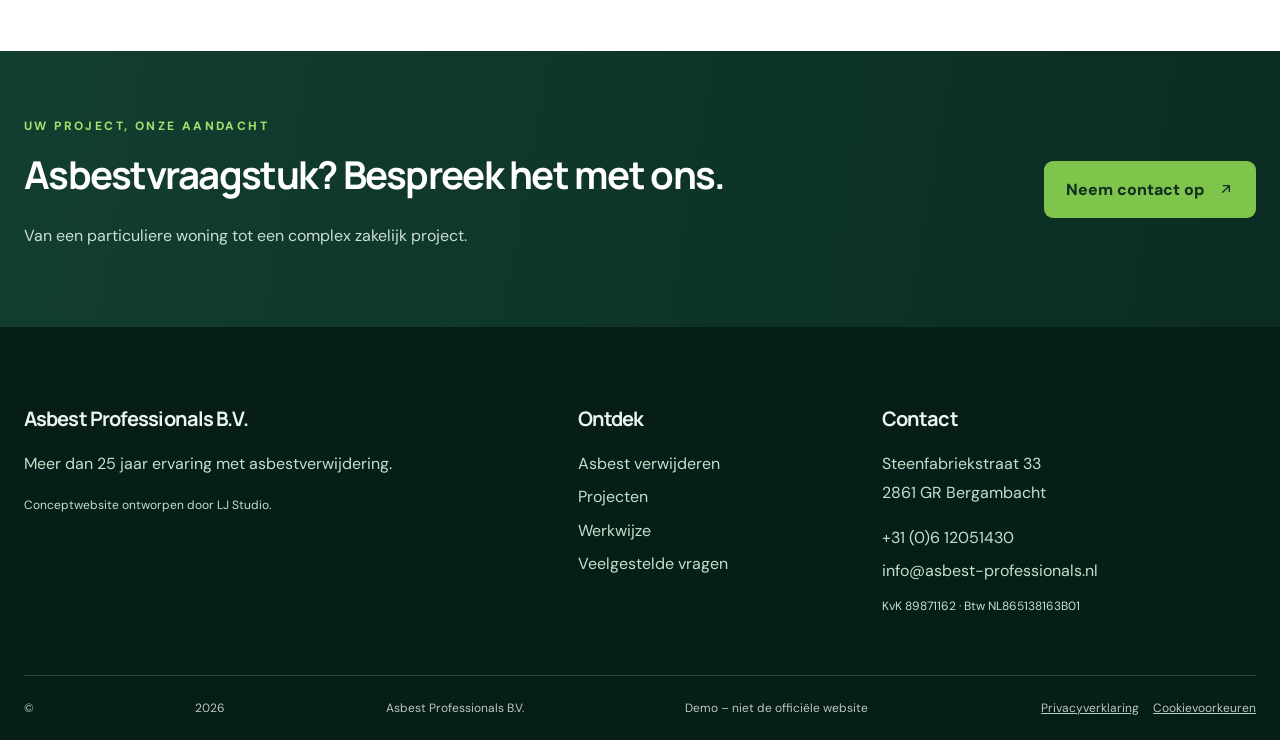
<file: veelgestelde-vragen.html>
<!doctype html><html lang="nl"><head><meta charset="utf-8"><meta name="viewport" content="width=device-width,initial-scale=1"><meta name="theme-color" content="#123e30"><title>Veelgestelde vragen over asbest | Asbest Professionals B.V.</title><meta name="description" content="Heldere antwoorden op vragen die vaak spelen bij een sanering."><meta name="robots" content="noindex,nofollow"><link rel="canonical" href="https://www.asbest-professionals.nl/veelgestelde-vragen.html"><meta property="og:type" content="website"><meta property="og:locale" content="nl_NL"><meta property="og:title" content="Veelgestelde vragen over asbest"><meta property="og:description" content="Heldere antwoorden op vragen die vaak spelen bij een sanering."><meta property="og:url" content="https://www.asbest-professionals.nl/veelgestelde-vragen.html"><meta property="og:image" content="https://impro.usercontent.one/appid/oneComWsb/domain/asbest-professionals.nl/media/asbest-professionals.nl/onewebmedia/original-5F8E7474-5B0B-4ED8-800B-7B8C0228FE6B.jpeg?etag=%228b2d0-66694ba5%22&amp;quality=85&amp;sourceContentType=image%2Fjpeg"><link rel="stylesheet" href="./style.css"><script defer src="./script.js"></script><script type="application/ld+json">{"@context": "https://schema.org", "@type": "GeneralContractor", "name": "Asbest Professionals B.V.", "url": "https://www.asbest-professionals.nl/", "telephone": "+31612051430", "email": "info@asbest-professionals.nl", "address": {"@type": "PostalAddress", "streetAddress": "Steenfabriekstraat 33", "postalCode": "2861 GR", "addressLocality": "Bergambacht", "addressCountry": "NL"}}</script><style id="ljstudio-mobile-utility-fix">
/* Houd de groene contactbalk ook op mobiele schermen zichtbaar. */
@media (max-width: 767px) {
  body .utility {
    display: block !important;
    visibility: visible !important;
    background: #092f24 !important;
    color: #fff !important;
    height: auto !important;
  }
  body .utility .wrap {
    display: flex !important;
    flex-direction: column !important;
    align-items: center !important;
    justify-content: center !important;
    gap: 5px !important;
    padding: 9px 12px !important;
    text-align: center !important;
  }
  body .utility span,
  body .utility a {
    color: #fff !important;
    font-size: 12px !important;
    line-height: 1.5 !important;
  }
  body .utility span {
    display: inline !important;
  }
  body .utility a {
    text-decoration: none;
  }
}
</style></head><body><a class="skip" href="#inhoud">Direct naar inhoud</a><div class="demo">CONCEPTDEMO DOOR LJ STUDIO · GEEN OFFICIËLE BEDRIJFSWEBSITE</div><div class="utility"><div class="wrap"><span>Steenfabriekstraat 33 · 2861 GR Bergambacht</span><span><a href="mailto:info@asbest-professionals.nl">info@asbest-professionals.nl</a> &nbsp; <a href="tel:+31612051430">+31 (0)6 12051430</a></span></div></div><header class="site-header"><div class="wrap header-inner"><a class="brand" href="./index.html" aria-label="Asbest Professionals – home"><img src="./assets/logo.png" alt="Asbest Professionals B.V." class="site-logo" width="160" height="160"><span class="brand-words"><strong>ASBEST<br>PROFESSIONALS</strong><small>VEILIGHEID IN ELK DETAIL</small></span></a><button class="menu-toggle" aria-controls="mainnav" aria-expanded="false" type="button">☰ <span>Menu</span></button><nav id="mainnav" aria-label="Hoofdnavigatie"><a class="" href="./index.html">Home</a><a class="" href="./over-ons.html">Over ons</a><a class="" href="./asbest-verwijderen.html">Asbest verwijderen</a><a class="" href="./asbestinventarisatie.html">Inventarisatie</a><a class="" href="./particulieren.html">Particulieren</a><a class="" href="./zakelijk.html">Zakelijk</a><a class="" href="./werkwijze.html">Werkwijze</a><a class="" href="./projecten.html">Projecten</a><a class="current" href="./veelgestelde-vragen.html">FAQ</a><a class="" href="./contact.html">Contact</a><a class="nav-cta" href="./contact.html">Offerte aanvragen ↗</a></nav></div></header><main id="inhoud"><section class="page-hero"><div class="wrap"><span class="eyebrow">VEELGESTELDE VRAGEN</span><h1>Veelgestelde vragen over asbest</h1><p>Heldere antwoorden op vragen die vaak spelen bij een sanering.</p><div class="hero-actions"><a class="button" href="contact.html">Vraag een offerte aan <span aria-hidden="true">↗</span></a><a class="ghost" href="tel:+31612051430">Bel +31 (0)6 12051430 ↗</a></div></div></section><section class="section "><div class="wrap"><span class="eyebrow">ANTWOORDEN</span><h2>Wat wilt u weten?</h2><div class="faq"><details><summary>Hoe herken ik asbest?</summary><p>Aan het uiterlijk alleen is niet betrouwbaar vast te stellen of materiaal asbest bevat. Laat dit zo nodig onderzoeken.</p></details><details><summary>Mag ik asbest zelf verwijderen?</summary><p>Dat is slechts in specifieke, wettelijk toegestane situaties mogelijk. Informeer bij uw gemeente en volg de geldende regels.</p></details><details><summary>Is een asbestinventarisatie verplicht?</summary><p>Bij veel professionele saneringen wel. Of dat in uw situatie nodig is, hangt af van de werkzaamheden en de wettelijke uitzonderingen.</p></details><details><summary>Wat kost asbest verwijderen?</summary><p>De prijs hangt onder meer af van omvang, type materiaal, bereikbaarheid, risicoklasse en benodigde veiligheidsmaatregelen.</p></details><details><summary>Wat doe ik bij een calamiteit?</summary><p>Raak verdacht beschadigd materiaal niet aan en voorkom verdere verstoring. Neem contact op met een deskundige; bij direct gevaar belt u de passende hulpdienst.</p></details><details><summary>Is Asbest Professionals gecertificeerd?</summary><p>Asbest Professionals hecht veel waarde aan veiligheid, kwaliteit en deskundigheid. Onze werkzaamheden worden zorgvuldig voorbereid en uitgevoerd volgens de geldende wet- en regelgeving. Voor informatie over onze actuele certificeringen en de bijbehorende geldigheid kunt u rechtstreeks contact met ons opnemen.</p></details><details><summary>Wat is FiberCover®?</summary><p>FiberCover® wordt door het bedrijf genoemd als een hulpmiddel om stof- of vezelverspreiding te beperken. Het vervangt geen wettelijke maatregelen.</p></details><details><summary>Kan ik foto’s meesturen?</summary><p>In deze demo is het contactformulier nog niet aangesloten op een beveiligde verzenddienst. Mail foto’s rechtstreeks na overleg of gebruik later de gekoppelde uploadfunctie.</p></details></div></div></section></main><section class="cta-band"><div class="wrap cta-flex"><div><span class="eyebrow">UW PROJECT, ONZE AANDACHT</span><h2>Asbestvraagstuk? Bespreek het met ons.</h2><p>Van een particuliere woning tot een complex zakelijk project.</p></div><a class="button" href="contact.html">Neem contact op <span aria-hidden="true">↗</span></a></div></section><footer><div class="wrap footer-grid"><div><h3>Asbest Professionals B.V.</h3><p>Meer dan 25 jaar ervaring met asbestverwijdering.</p><p class="fine">Conceptwebsite ontworpen door LJ Studio.</p></div><div><h3>Ontdek</h3><a href="./asbest-verwijderen.html">Asbest verwijderen</a><a href="./projecten.html">Projecten</a><a href="./werkwijze.html">Werkwijze</a><a href="./veelgestelde-vragen.html">Veelgestelde vragen</a></div><div><h3>Contact</h3><p>Steenfabriekstraat 33<br>2861 GR Bergambacht</p><a href="tel:+31612051430">+31 (0)6 12051430</a><a href="mailto:info@asbest-professionals.nl">info@asbest-professionals.nl</a><p class="fine">KvK 89871162 · Btw NL865138163B01</p></div></div><div class="wrap footer-bottom">© <span id="year">2026</span> Asbest Professionals B.V. <span>Demo – niet de officiële website</span></div></footer></body></html>
</file>
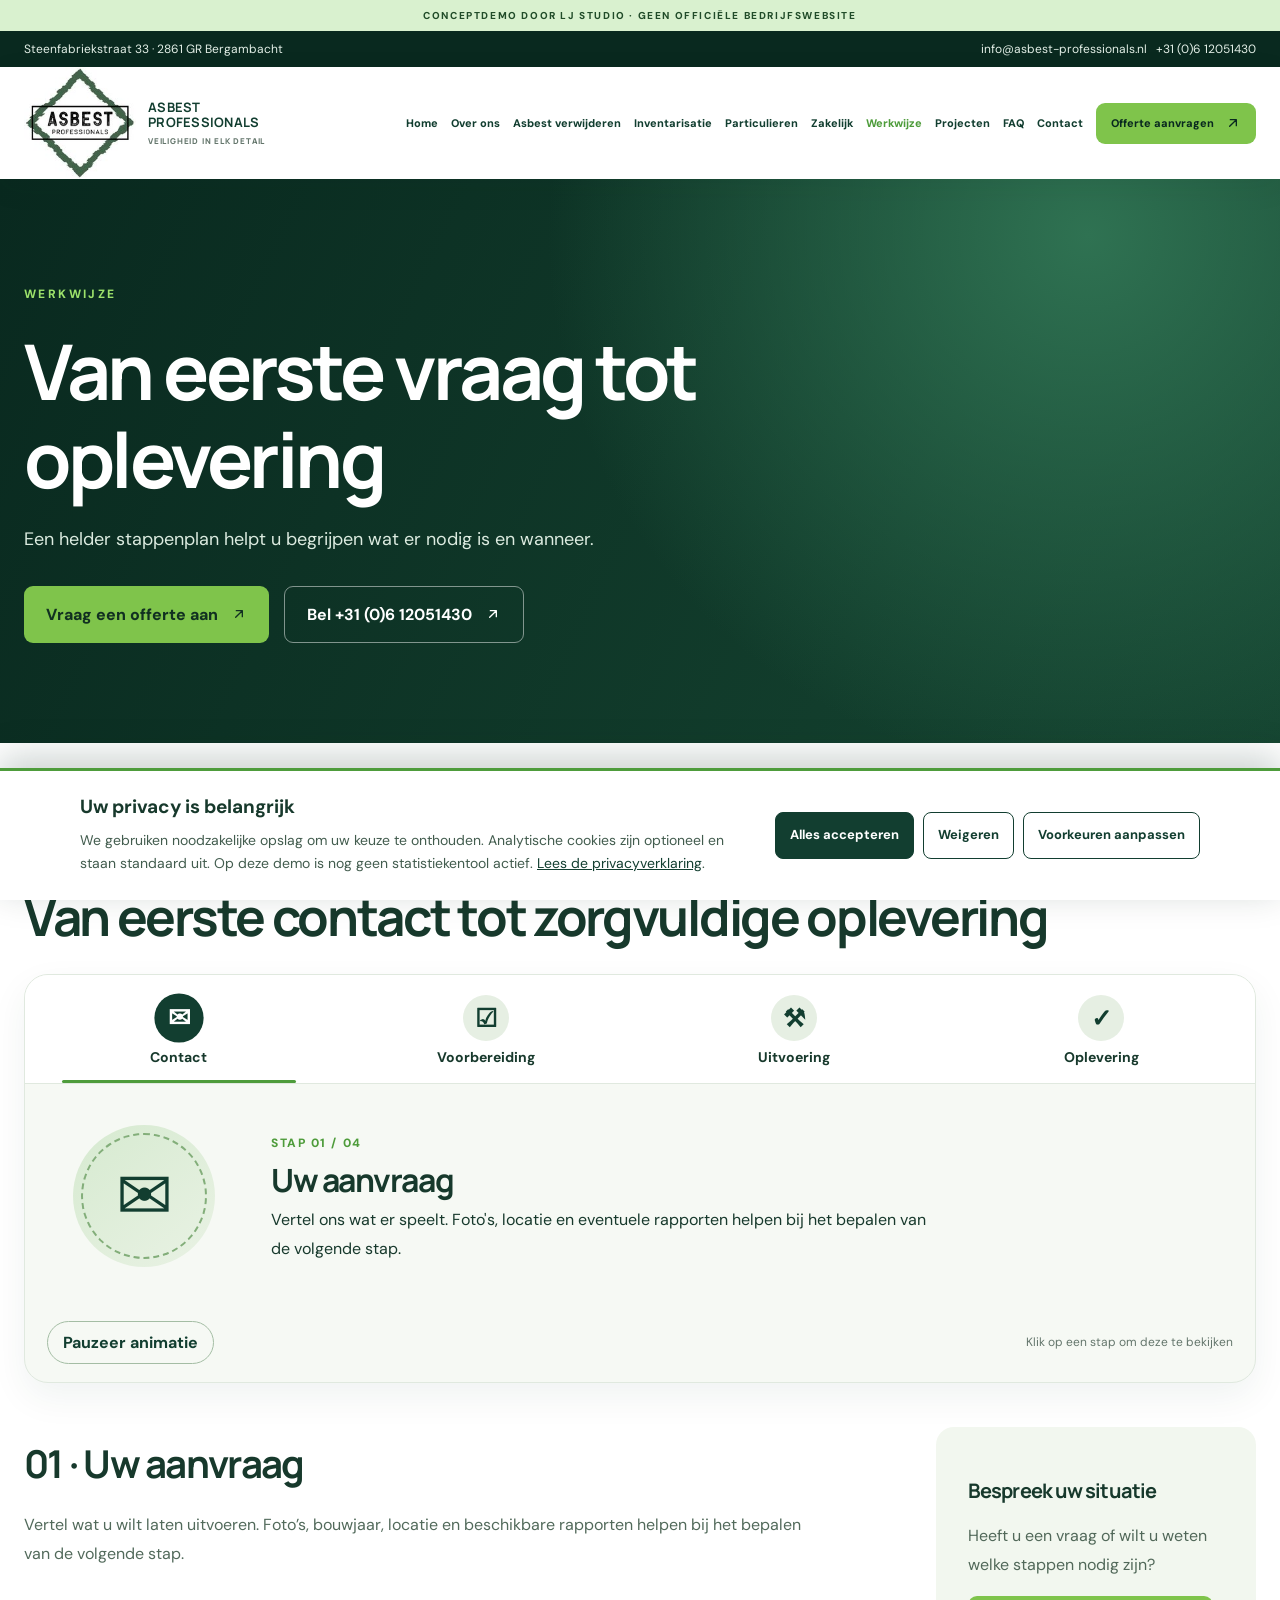
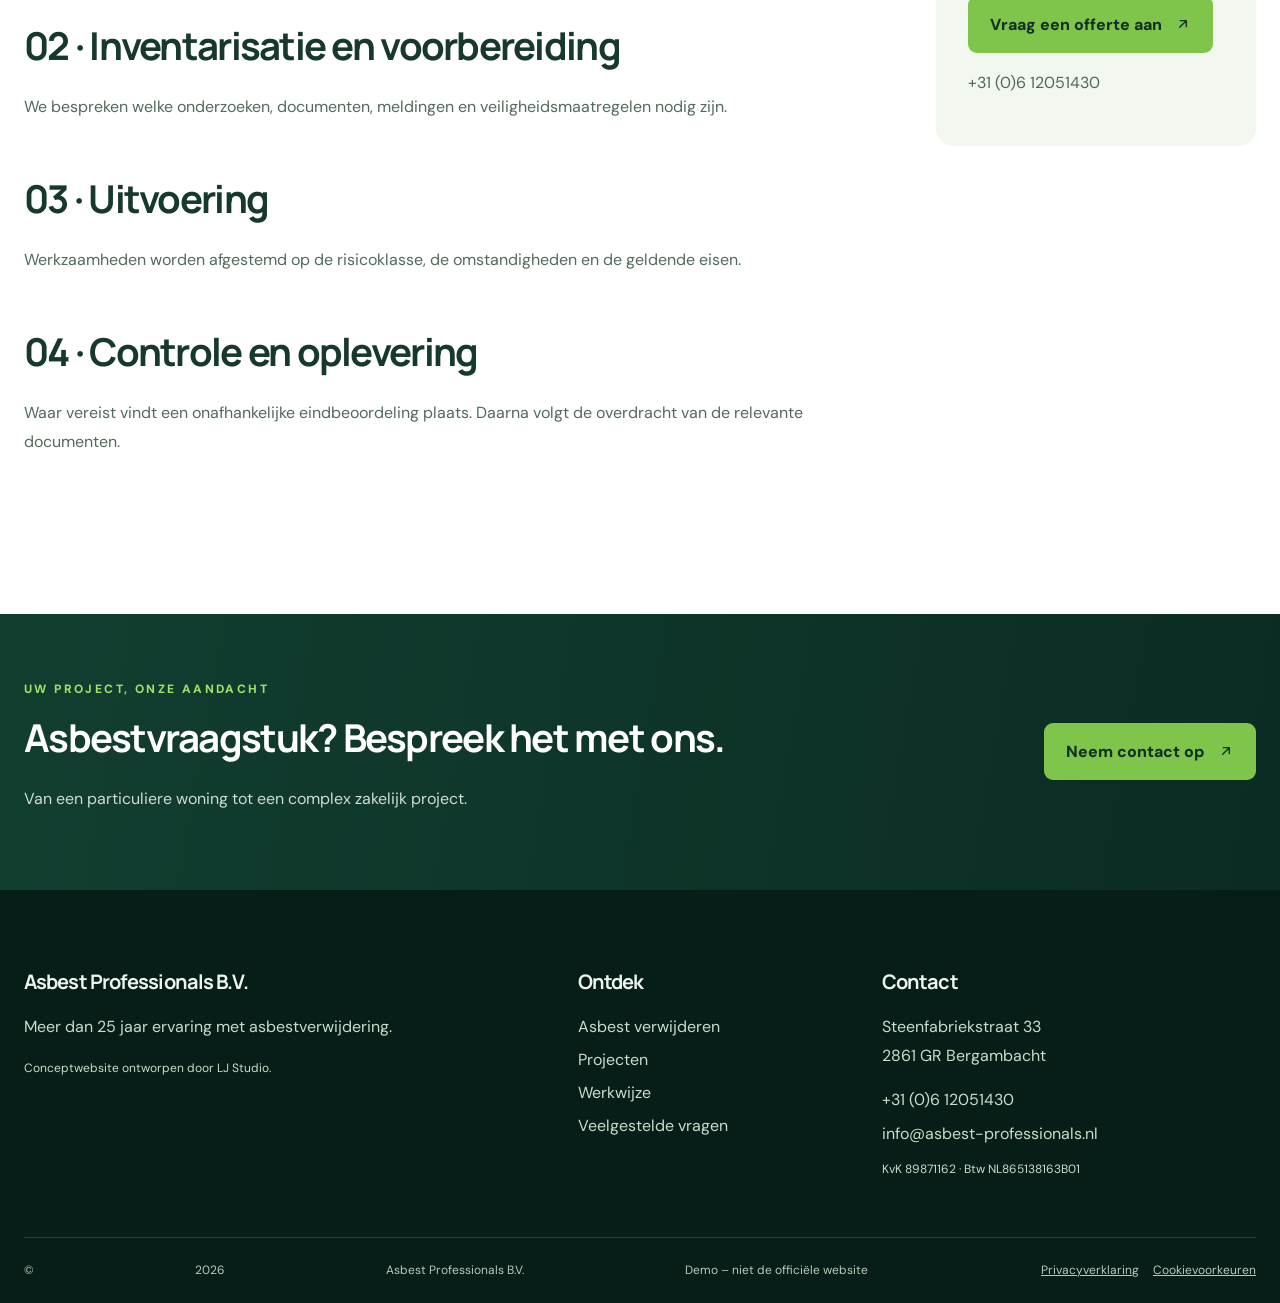
<file: werkwijze.html>
<!doctype html><html lang="nl"><head><meta charset="utf-8"><meta name="viewport" content="width=device-width,initial-scale=1"><meta name="theme-color" content="#123e30"><title>Van eerste vraag tot oplevering | Asbest Professionals B.V.</title><meta name="description" content="Een helder stappenplan helpt u begrijpen wat er nodig is en wanneer."><meta name="robots" content="noindex,nofollow"><link rel="canonical" href="https://www.asbest-professionals.nl/werkwijze.html"><meta property="og:type" content="website"><meta property="og:locale" content="nl_NL"><meta property="og:title" content="Van eerste vraag tot oplevering"><meta property="og:description" content="Een helder stappenplan helpt u begrijpen wat er nodig is en wanneer."><meta property="og:url" content="https://www.asbest-professionals.nl/werkwijze.html"><meta property="og:image" content="https://impro.usercontent.one/appid/oneComWsb/domain/asbest-professionals.nl/media/asbest-professionals.nl/onewebmedia/original-5F8E7474-5B0B-4ED8-800B-7B8C0228FE6B.jpeg?etag=%228b2d0-66694ba5%22&amp;quality=85&amp;sourceContentType=image%2Fjpeg"><link rel="stylesheet" href="./style.css?v=20261011"><script defer src="./script.js?v=20261011"></script><script type="application/ld+json">{"@context": "https://schema.org", "@type": "GeneralContractor", "name": "Asbest Professionals B.V.", "url": "https://www.asbest-professionals.nl/", "telephone": "+31612051430", "email": "info@asbest-professionals.nl", "address": {"@type": "PostalAddress", "streetAddress": "Steenfabriekstraat 33", "postalCode": "2861 GR", "addressLocality": "Bergambacht", "addressCountry": "NL"}}</script><style id="werkwijze-animatie-styles">
.process-showcase{margin:28px 0 44px;border:1px solid var(--border);border-radius:24px;overflow:hidden;background:#f6f9f4;box-shadow:0 14px 36px #123e3010}
.process-track{display:grid;grid-template-columns:repeat(4,minmax(0,1fr));background:#fff;border-bottom:1px solid var(--border)}
.process-step{position:relative;min-width:0;border:0;background:transparent;color:var(--ink);padding:20px 6px 16px;display:flex;align-items:center;flex-direction:column;gap:8px;cursor:pointer;font-size:clamp(11px,1.3vw,14px);font-weight:700;line-height:1.25}
.process-step:after{content:"";position:absolute;bottom:0;left:12%;right:12%;height:3px;background:transparent;border-radius:4px}
.process-step.is-current:after{background:var(--leaf)}.process-step.is-current .process-step-icon{background:var(--forest);color:#fff;transform:scale(1.07)}
.process-step-icon{display:grid;place-items:center;width:46px;height:46px;border-radius:50%;background:#e6efe3;color:var(--forest);font-size:25px;transition:transform .3s,background .3s,color .3s}
.process-step:focus-visible,.process-pause:focus-visible{outline:3px solid var(--leaf);outline-offset:-3px}
.process-display{display:grid;grid-template-columns:170px minmax(0,1fr);align-items:center;gap:28px;padding:32px clamp(20px,4vw,48px);min-height:225px}
.process-art{height:142px;width:142px;border-radius:50%;display:grid;place-items:center;background:linear-gradient(140deg,#d6ead0,#e9f2e4);position:relative;isolation:isolate}
.process-art-icon{font-size:68px;line-height:1;color:var(--forest);z-index:1;animation:process-pop .55s both}
.process-art-orbit{position:absolute;inset:8px;border:2px dashed #83ae7a;border-radius:50%;animation:process-spin 16s linear infinite}
.process-kicker{font-size:12px;letter-spacing:.13em;font-weight:800;color:var(--leaf)}.process-heading{margin:6px 0 8px;font-size:clamp(22px,3vw,32px)}.process-copy{margin:0;max-width:60ch}
.process-controls{padding:12px 22px 18px;display:flex;justify-content:space-between;align-items:center;gap:12px;flex-wrap:wrap}
.process-pause{background:transparent;border:1px solid #a4bda4;border-radius:999px;padding:7px 15px;cursor:pointer;color:var(--forest);font-weight:700}.process-hint{font-size:12px;color:var(--muted)}
@keyframes process-pop{from{transform:scale(.6);opacity:0}to{transform:scale(1);opacity:1}}@keyframes process-spin{to{transform:rotate(360deg)}}
@media(max-width:600px){.process-display{grid-template-columns:1fr;justify-items:center;text-align:center;gap:14px;padding:24px 16px}.process-art{height:104px;width:104px}.process-art-icon{font-size:49px}.process-step{padding:12px 3px;font-size:10px;overflow-wrap:anywhere}.process-step-icon{height:34px;width:34px;font-size:19px}.process-controls{justify-content:center}.process-hint{display:none}}
@media(prefers-reduced-motion:reduce){.process-art-icon,.process-art-orbit{animation:none!important}.process-step-icon{transition:none}}

</style><style id="ljstudio-mobile-utility-fix">
/* Houd de groene contactbalk ook op mobiele schermen zichtbaar. */
@media (max-width: 767px) {
  body .utility {
    display: block !important;
    visibility: visible !important;
    background: #092f24 !important;
    color: #fff !important;
    height: auto !important;
  }
  body .utility .wrap {
    display: flex !important;
    flex-direction: column !important;
    align-items: center !important;
    justify-content: center !important;
    gap: 5px !important;
    padding: 9px 12px !important;
    text-align: center !important;
  }
  body .utility span,
  body .utility a {
    color: #fff !important;
    font-size: 12px !important;
    line-height: 1.5 !important;
  }
  body .utility span {
    display: inline !important;
  }
  body .utility a {
    text-decoration: none;
  }
}
</style></head><body><a class="skip" href="#inhoud">Direct naar inhoud</a><div class="demo">CONCEPTDEMO DOOR LJ STUDIO · GEEN OFFICIËLE BEDRIJFSWEBSITE</div><div class="utility"><div class="wrap"><span>Steenfabriekstraat 33 · 2861 GR Bergambacht</span><span><a href="mailto:info@asbest-professionals.nl">info@asbest-professionals.nl</a> &nbsp; <a href="tel:+31612051430">+31 (0)6 12051430</a></span></div></div><header class="site-header"><div class="wrap header-inner"><a class="brand" href="./index.html" aria-label="Asbest Professionals – home"><img src="./assets/logo.png" alt="Asbest Professionals B.V." class="site-logo" width="160" height="160"><span class="brand-words"><strong>ASBEST<br>PROFESSIONALS</strong><small>VEILIGHEID IN ELK DETAIL</small></span></a><button class="menu-toggle" aria-controls="mainnav" aria-expanded="false" type="button">☰ <span>Menu</span></button><nav id="mainnav" aria-label="Hoofdnavigatie"><a class="" href="./index.html">Home</a><a class="" href="./over-ons.html">Over ons</a><a class="" href="./asbest-verwijderen.html">Asbest verwijderen</a><a class="" href="./asbestinventarisatie.html">Inventarisatie</a><a class="" href="./particulieren.html">Particulieren</a><a class="" href="./zakelijk.html">Zakelijk</a><a class="current" href="./werkwijze.html">Werkwijze</a><a class="" href="./projecten.html">Projecten</a><a class="" href="./veelgestelde-vragen.html">FAQ</a><a class="" href="./contact.html">Contact</a><a class="nav-cta" href="./contact.html">Offerte aanvragen ↗</a></nav></div></header><main id="inhoud"><section class="page-hero"><div class="wrap"><span class="eyebrow">WERKWIJZE</span><h1>Van eerste vraag tot oplevering</h1><p>Een helder stappenplan helpt u begrijpen wat er nodig is en wanneer.</p><div class="hero-actions"><a class="button" href="contact.html">Vraag een offerte aan <span aria-hidden="true">↗</span></a><a class="ghost" href="tel:+31612051430">Bel +31 (0)6 12051430 ↗</a></div></div></section><section class="section "><div class="wrap"><span class="eyebrow">STAP VOOR STAP</span><h2>Van eerste contact tot zorgvuldige oplevering</h2><div class="process-showcase" aria-label="Interactief stappenplan van aanvraag tot oplevering">
  <div class="process-track" role="group" aria-label="Vier stappen">
    <button type="button" class="process-step is-current" data-process-step="0" aria-current="step"><span class="process-step-icon" aria-hidden="true">✉</span><span>Contact</span></button>
    <button type="button" class="process-step" data-process-step="1"><span class="process-step-icon" aria-hidden="true">☑</span><span>Voorbereiding</span></button>
    <button type="button" class="process-step" data-process-step="2"><span class="process-step-icon" aria-hidden="true">⚒</span><span>Uitvoering</span></button>
    <button type="button" class="process-step" data-process-step="3"><span class="process-step-icon" aria-hidden="true">✓</span><span>Oplevering</span></button>
  </div>
  <div class="process-display" aria-live="off">
    <div class="process-art" aria-hidden="true"><span class="process-art-icon">✉</span><span class="process-art-orbit"></span></div>
    <div class="process-description"><span class="process-kicker">STAP <span class="process-index">01</span> / 04</span><h3 class="process-heading">Uw aanvraag</h3><p class="process-copy">Vertel ons wat er speelt. Foto's, locatie en eventuele rapporten helpen bij het bepalen van de volgende stap.</p></div>
  </div>
  <div class="process-controls"><button type="button" class="process-pause" aria-pressed="false">Pauzeer animatie</button><span class="process-hint">Klik op een stap om deze te bekijken</span></div>
</div>
<div class="article-layout"><div><div class="prose"><h2>01 · Uw aanvraag</h2><p>Vertel wat u wilt laten uitvoeren. Foto’s, bouwjaar, locatie en beschikbare rapporten helpen bij het bepalen van de volgende stap.</p></div><div class="prose"><h2>02 · Inventarisatie en voorbereiding</h2><p>We bespreken welke onderzoeken, documenten, meldingen en veiligheidsmaatregelen nodig zijn.</p></div><div class="prose"><h2>03 · Uitvoering</h2><p>Werkzaamheden worden afgestemd op de risicoklasse, de omstandigheden en de geldende eisen.</p></div><div class="prose"><h2>04 · Controle en oplevering</h2><p>Waar vereist vindt een onafhankelijke eindbeoordeling plaats. Daarna volgt de overdracht van de relevante documenten.</p></div></div><aside class="sidebar"><h3>Bespreek uw situatie</h3><p>Heeft u een vraag of wilt u weten welke stappen nodig zijn?</p><a class="button" href="contact.html">Vraag een offerte aan <span aria-hidden="true">↗</span></a><p><a href="tel:+31612051430">+31 (0)6 12051430</a></p></aside></div></div></section></main><section class="cta-band"><div class="wrap cta-flex"><div><span class="eyebrow">UW PROJECT, ONZE AANDACHT</span><h2>Asbestvraagstuk? Bespreek het met ons.</h2><p>Van een particuliere woning tot een complex zakelijk project.</p></div><a class="button" href="contact.html">Neem contact op <span aria-hidden="true">↗</span></a></div></section><footer><div class="wrap footer-grid"><div><h3>Asbest Professionals B.V.</h3><p>Meer dan 25 jaar ervaring met asbestverwijdering.</p><p class="fine">Conceptwebsite ontworpen door LJ Studio.</p></div><div><h3>Ontdek</h3><a href="./asbest-verwijderen.html">Asbest verwijderen</a><a href="./projecten.html">Projecten</a><a href="./werkwijze.html">Werkwijze</a><a href="./veelgestelde-vragen.html">Veelgestelde vragen</a></div><div><h3>Contact</h3><p>Steenfabriekstraat 33<br>2861 GR Bergambacht</p><a href="tel:+31612051430">+31 (0)6 12051430</a><a href="mailto:info@asbest-professionals.nl">info@asbest-professionals.nl</a><p class="fine">KvK 89871162 · Btw NL865138163B01</p></div></div><div class="wrap footer-bottom">© <span id="year">2026</span> Asbest Professionals B.V. <span>Demo – niet de officiële website</span></div></footer></body></html>
</file>
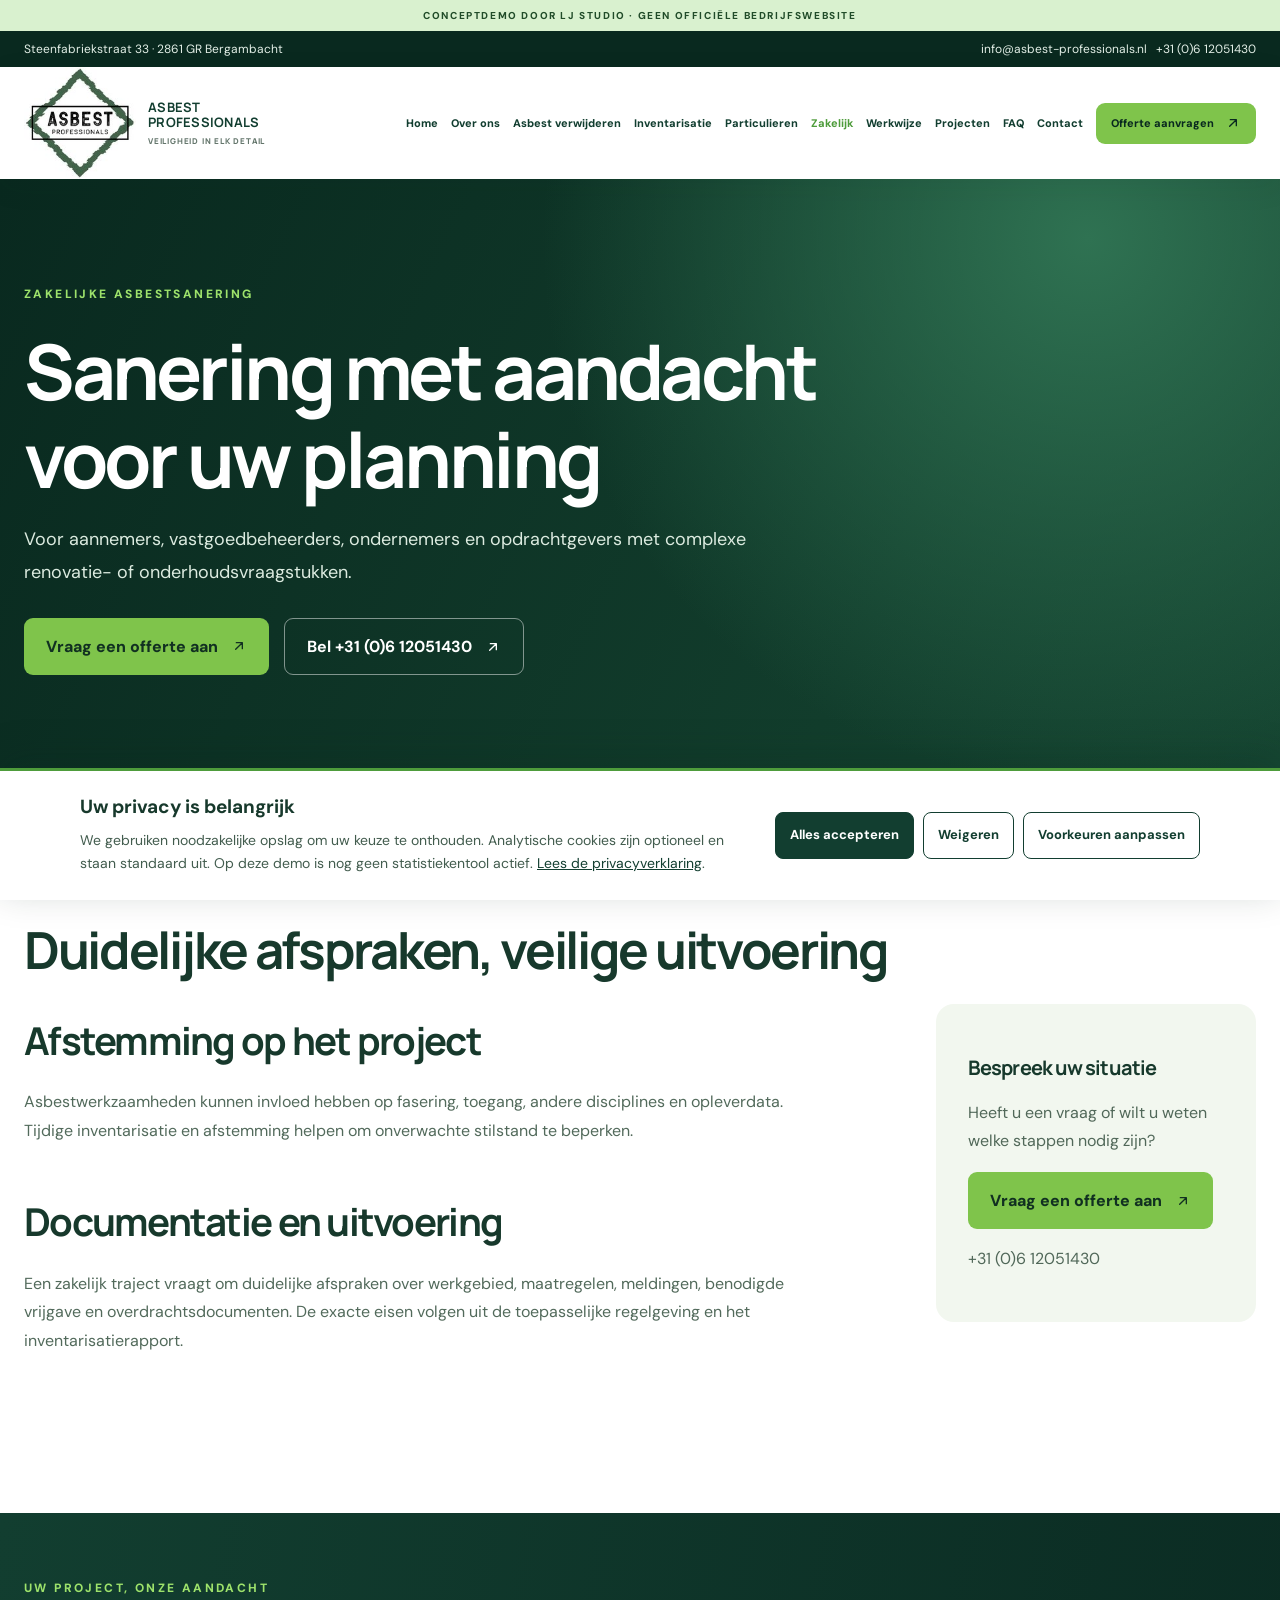
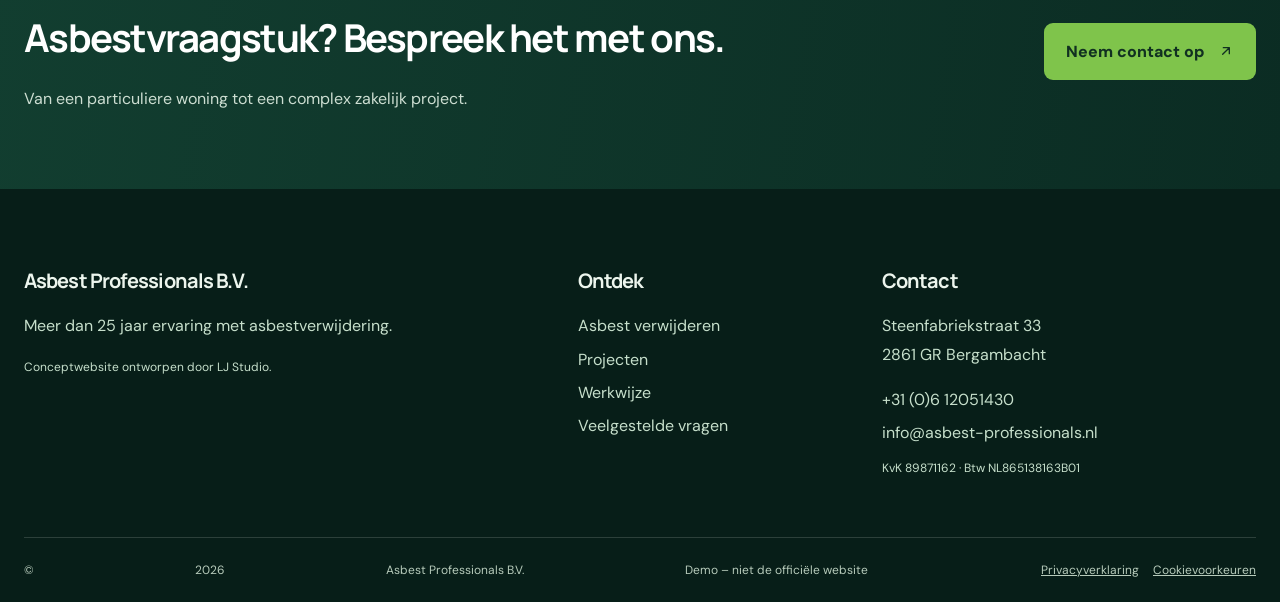
<file: zakelijk.html>
<!doctype html><html lang="nl"><head><meta charset="utf-8"><meta name="viewport" content="width=device-width,initial-scale=1"><meta name="theme-color" content="#123e30"><title>Sanering met aandacht voor uw planning | Asbest Professionals B.V.</title><meta name="description" content="Voor aannemers, vastgoedbeheerders, ondernemers en opdrachtgevers met complexe renovatie- of onderhoudsvraagstukken."><meta name="robots" content="noindex,nofollow"><link rel="canonical" href="https://www.asbest-professionals.nl/zakelijk.html"><meta property="og:type" content="website"><meta property="og:locale" content="nl_NL"><meta property="og:title" content="Sanering met aandacht voor uw planning"><meta property="og:description" content="Voor aannemers, vastgoedbeheerders, ondernemers en opdrachtgevers met complexe renovatie- of onderhoudsvraagstukken."><meta property="og:url" content="https://www.asbest-professionals.nl/zakelijk.html"><meta property="og:image" content="https://impro.usercontent.one/appid/oneComWsb/domain/asbest-professionals.nl/media/asbest-professionals.nl/onewebmedia/original-5F8E7474-5B0B-4ED8-800B-7B8C0228FE6B.jpeg?etag=%228b2d0-66694ba5%22&amp;quality=85&amp;sourceContentType=image%2Fjpeg"><link rel="stylesheet" href="./style.css"><script defer src="./script.js"></script><script type="application/ld+json">{"@context": "https://schema.org", "@type": "GeneralContractor", "name": "Asbest Professionals B.V.", "url": "https://www.asbest-professionals.nl/", "telephone": "+31612051430", "email": "info@asbest-professionals.nl", "address": {"@type": "PostalAddress", "streetAddress": "Steenfabriekstraat 33", "postalCode": "2861 GR", "addressLocality": "Bergambacht", "addressCountry": "NL"}}</script><style id="ljstudio-mobile-utility-fix">
/* Houd de groene contactbalk ook op mobiele schermen zichtbaar. */
@media (max-width: 767px) {
  body .utility {
    display: block !important;
    visibility: visible !important;
    background: #092f24 !important;
    color: #fff !important;
    height: auto !important;
  }
  body .utility .wrap {
    display: flex !important;
    flex-direction: column !important;
    align-items: center !important;
    justify-content: center !important;
    gap: 5px !important;
    padding: 9px 12px !important;
    text-align: center !important;
  }
  body .utility span,
  body .utility a {
    color: #fff !important;
    font-size: 12px !important;
    line-height: 1.5 !important;
  }
  body .utility span {
    display: inline !important;
  }
  body .utility a {
    text-decoration: none;
  }
}
</style></head><body><a class="skip" href="#inhoud">Direct naar inhoud</a><div class="demo">CONCEPTDEMO DOOR LJ STUDIO · GEEN OFFICIËLE BEDRIJFSWEBSITE</div><div class="utility"><div class="wrap"><span>Steenfabriekstraat 33 · 2861 GR Bergambacht</span><span><a href="mailto:info@asbest-professionals.nl">info@asbest-professionals.nl</a> &nbsp; <a href="tel:+31612051430">+31 (0)6 12051430</a></span></div></div><header class="site-header"><div class="wrap header-inner"><a class="brand" href="./index.html" aria-label="Asbest Professionals – home"><img src="./assets/logo.png" alt="Asbest Professionals B.V." class="site-logo" width="160" height="160"><span class="brand-words"><strong>ASBEST<br>PROFESSIONALS</strong><small>VEILIGHEID IN ELK DETAIL</small></span></a><button class="menu-toggle" aria-controls="mainnav" aria-expanded="false" type="button">☰ <span>Menu</span></button><nav id="mainnav" aria-label="Hoofdnavigatie"><a class="" href="./index.html">Home</a><a class="" href="./over-ons.html">Over ons</a><a class="" href="./asbest-verwijderen.html">Asbest verwijderen</a><a class="" href="./asbestinventarisatie.html">Inventarisatie</a><a class="" href="./particulieren.html">Particulieren</a><a class="current" href="./zakelijk.html">Zakelijk</a><a class="" href="./werkwijze.html">Werkwijze</a><a class="" href="./projecten.html">Projecten</a><a class="" href="./veelgestelde-vragen.html">FAQ</a><a class="" href="./contact.html">Contact</a><a class="nav-cta" href="./contact.html">Offerte aanvragen ↗</a></nav></div></header><main id="inhoud"><section class="page-hero"><div class="wrap"><span class="eyebrow">ZAKELIJKE ASBESTSANERING</span><h1>Sanering met aandacht voor uw planning</h1><p>Voor aannemers, vastgoedbeheerders, ondernemers en opdrachtgevers met complexe renovatie- of onderhoudsvraagstukken.</p><div class="hero-actions"><a class="button" href="contact.html">Vraag een offerte aan <span aria-hidden="true">↗</span></a><a class="ghost" href="tel:+31612051430">Bel +31 (0)6 12051430 ↗</a></div></div></section><section class="section "><div class="wrap"><span class="eyebrow">VOOR PROFESSIONELE OPDRACHTGEVERS</span><h2>Duidelijke afspraken, veilige uitvoering</h2><div class="article-layout"><div><div class="prose"><h2>Afstemming op het project</h2><p>Asbestwerkzaamheden kunnen invloed hebben op fasering, toegang, andere disciplines en opleverdata. Tijdige inventarisatie en afstemming helpen om onverwachte stilstand te beperken.</p></div><div class="prose"><h2>Documentatie en uitvoering</h2><p>Een zakelijk traject vraagt om duidelijke afspraken over werkgebied, maatregelen, meldingen, benodigde vrijgave en overdrachtsdocumenten. De exacte eisen volgen uit de toepasselijke regelgeving en het inventarisatierapport.</p></div></div><aside class="sidebar"><h3>Bespreek uw situatie</h3><p>Heeft u een vraag of wilt u weten welke stappen nodig zijn?</p><a class="button" href="contact.html">Vraag een offerte aan <span aria-hidden="true">↗</span></a><p><a href="tel:+31612051430">+31 (0)6 12051430</a></p></aside></div></div></section></main><section class="cta-band"><div class="wrap cta-flex"><div><span class="eyebrow">UW PROJECT, ONZE AANDACHT</span><h2>Asbestvraagstuk? Bespreek het met ons.</h2><p>Van een particuliere woning tot een complex zakelijk project.</p></div><a class="button" href="contact.html">Neem contact op <span aria-hidden="true">↗</span></a></div></section><footer><div class="wrap footer-grid"><div><h3>Asbest Professionals B.V.</h3><p>Meer dan 25 jaar ervaring met asbestverwijdering.</p><p class="fine">Conceptwebsite ontworpen door LJ Studio.</p></div><div><h3>Ontdek</h3><a href="./asbest-verwijderen.html">Asbest verwijderen</a><a href="./projecten.html">Projecten</a><a href="./werkwijze.html">Werkwijze</a><a href="./veelgestelde-vragen.html">Veelgestelde vragen</a></div><div><h3>Contact</h3><p>Steenfabriekstraat 33<br>2861 GR Bergambacht</p><a href="tel:+31612051430">+31 (0)6 12051430</a><a href="mailto:info@asbest-professionals.nl">info@asbest-professionals.nl</a><p class="fine">KvK 89871162 · Btw NL865138163B01</p></div></div><div class="wrap footer-bottom">© <span id="year">2026</span> Asbest Professionals B.V. <span>Demo – niet de officiële website</span></div></footer></body></html>
</file>
<file: style.css>
@import url('https://fonts.googleapis.com/css2?family=DM+Sans:wght@400;500;600;700&family=Manrope:wght@400;500;600;700;800&display=swap');:root{--forest:#123e30;--dark:#09291f;--green:#7fc44b;--leaf:#4e9c3b;--pale:#f2f7ef;--ink:#17392c;--muted:#64766c;--border:#e0e9df}*{box-sizing:border-box}html{scroll-behavior:smooth}body{margin:0;color:var(--ink);font:16px/1.7 'DM Sans',Arial,sans-serif;background:white}h1,h2,h3{font-family:Manrope,Arial,sans-serif;line-height:1.15;letter-spacing:-.045em}h1{font-size:clamp(2.8rem,6vw,5.8rem);margin:20px 0}h2{font-size:clamp(2rem,4vw,3.6rem);margin:15px 0 25px}h3{font-size:1.25rem}p{line-height:1.8}a{color:inherit;text-decoration:none}a:hover{color:var(--leaf)}button,input,textarea,select{font:inherit}.wrap{width:min(1240px,calc(100% - 48px));margin:auto}.skip{position:absolute;top:-100px;left:10px;background:white;padding:10px;z-index:100}.skip:focus{top:10px}.demo{background:#d9f1cf;color:#214c29;text-align:center;padding:7px 12px;font-size:10px;font-weight:800;letter-spacing:.16em}.utility{background:var(--dark);color:#e3efe7;font-size:12px;padding:8px 0}.utility .wrap{display:flex;justify-content:space-between;gap:12px;flex-wrap:wrap}.site-header{position:sticky;top:0;background:#fff;z-index:50;box-shadow:0 8px 28px #102e2112}.header-inner{display:flex;align-items:center;justify-content:space-between;gap:22px;min-height:94px}.brand{display:flex;align-items:center;gap:12px;flex-shrink:0}.brand-icon{width:54px;height:54px;border-radius:14px;background:var(--forest);display:grid;place-items:center;color:white;font-weight:800;font-size:21px;letter-spacing:-.09em}.brand-icon span{color:var(--green)}.brand-words{font-size:14px;font-weight:800;line-height:1.1;letter-spacing:.025em}.brand-words strong,.brand-words small{display:block}.brand-words strong{color:var(--leaf)}.brand-words small{font-size:8px;letter-spacing:.2em;margin-top:5px;color:var(--muted)}nav{display:flex;align-items:center;gap:13px;flex-wrap:wrap;justify-content:flex-end}nav a{font-size:11px;font-weight:800;white-space:nowrap}nav a.current{color:var(--leaf)}nav .nav-cta{background:var(--green);color:var(--dark);padding:11px 15px;border-radius:9px}.menu-toggle{display:none;border:1px solid var(--border);background:white;padding:10px 14px;border-radius:9px}.eyebrow{font-size:12px;font-weight:800;letter-spacing:.2em;color:var(--leaf)}.hero{background:linear-gradient(90deg,#09291ff7 0%,#123e30e8 45%,#123e3080 100%),var(--hero-image) center/cover;min-height:690px;color:white;display:flex;align-items:center}.hero-grid{display:flex;align-items:center;justify-content:space-between;gap:20px}.hero-content{max-width:810px;padding:85px 0}.hero h1 em{font-style:normal;color:var(--green)}.hero p{max-width:620px;color:#e0ebe3;font-size:18px}.hero .eyebrow,.page-hero .eyebrow,.cta-band .eyebrow{color:#9de26b}.hero-actions{display:flex;align-items:center;gap:15px;flex-wrap:wrap;margin-top:30px}.button{display:inline-flex;align-items:center;gap:25px;justify-content:space-between;background:var(--green);border:0;border-radius:9px;color:#113021;font-weight:800;padding:15px 22px;cursor:pointer;transition:transform .2s}.button:hover{color:#113021;transform:translateY(-2px)}.ghost{border:1px solid #ffffff7a;border-radius:9px;padding:14px 22px;color:white;font-weight:700}.ghost:hover{color:white;background:#ffffff1c}.hero-caption{margin-top:42px;font-size:13px;color:#c7ddcc}.hero-stamp{border:1px solid #ffffff55;border-radius:100%;width:165px;height:165px;flex-shrink:0;display:flex;align-items:center;justify-content:center;flex-direction:column;transform:rotate(10deg);background:#ffffff12;backdrop-filter:blur(5px)}.hero-stamp>span{font-size:10px;letter-spacing:.2em}.hero-stamp strong{font-size:64px;line-height:1}.hero-stamp strong span{color:var(--green)}.hero-stamp small{font-size:9px}.trust-strip{background:#eaf4e7;border-bottom:1px solid var(--border)}.trust-grid{display:grid;grid-template-columns:repeat(4,1fr);gap:15px;padding:26px 0}.trust-grid>div{display:flex;flex-direction:column;border-right:1px solid #cfe2ce;padding-left:15px}.trust-grid strong{font-size:23px;font-family:Manrope}.trust-grid span{font-size:12px;color:var(--muted)}.section{padding:clamp(65px,8vw,115px) 0}.soft{background:var(--pale)}.section-lead{max-width:710px;color:var(--muted);font-size:17px;margin-bottom:35px}.cards{display:grid;grid-template-columns:repeat(3,1fr);gap:20px}.card{background:white;padding:33px;border:1px solid var(--border);border-radius:17px;box-shadow:0 14px 36px #173b2710;transition:transform .2s}.card:hover{transform:translateY(-4px)}.card-no{color:var(--leaf);font-weight:800;font-size:13px}.card h3{font-size:23px;margin:20px 0 10px}.card p{color:var(--muted);font-size:15px}.text-link{color:#317b39;font-weight:800;font-size:14px}.feature{display:grid;grid-template-columns:1fr 1fr;gap:70px;align-items:center}.feature-image{position:relative}.feature-image img{width:100%;height:490px;object-fit:cover;border-radius:20px}.image-tag{position:absolute;bottom:20px;left:20px;background:var(--green);padding:12px 17px;border-radius:7px;font-size:11px;font-weight:800}.feature p{color:var(--muted)}.info-grid{display:grid;grid-template-columns:repeat(3,1fr);gap:25px}.info-grid article{padding:20px 12px}.info-grid p{color:var(--muted)}.icon-bubble{display:grid;place-items:center;width:54px;height:54px;background:#d7edcd;border-radius:14px;color:var(--forest);font-size:24px;font-weight:800}.contact-promo{background:var(--forest);color:white;border-radius:22px;padding:45px;display:flex;align-items:center;justify-content:space-between;gap:30px}.contact-promo p{color:#d6e8da}.page-hero{background:radial-gradient(circle at 85% 10%,#2f7252,transparent 45%),linear-gradient(115deg,#09291f,#164632);color:white;padding:100px 0}.page-hero h1{max-width:900px}.page-hero p{font-size:18px;color:#dcebe0;max-width:750px}.article-layout{display:grid;grid-template-columns:minmax(0,1fr) 320px;gap:70px}.prose{max-width:780px;margin-bottom:55px}.prose h2{font-size:clamp(1.7rem,3vw,2.5rem)}.prose p{color:#526a5b}.sidebar,.contact-details{background:var(--pale);padding:32px;border-radius:18px;align-self:start}.sidebar p,.contact-details p{color:#516859}.faq{max-width:900px}.faq details{border-bottom:1px solid var(--border);padding:22px 0}.faq summary{font-weight:800;cursor:pointer}.faq p{color:var(--muted)}.project-grid{display:grid;grid-template-columns:repeat(3,1fr);gap:24px}.project-card{border:1px solid var(--border);border-radius:17px;overflow:hidden;background:white}.project-photo img{width:100%;height:190px;object-fit:cover;display:block}.project-copy{padding:25px}.project-copy span{color:var(--leaf);font-size:11px;font-weight:800;letter-spacing:.12em}.project-copy p{font-size:13px;color:var(--muted)}.contact-layout{display:grid;grid-template-columns:minmax(0,1fr) 340px;gap:45px}.form-box{border:1px solid var(--border);border-radius:20px;padding:38px}.form-box h2{font-size:2rem}.form-grid{display:grid;grid-template-columns:1fr 1fr;gap:18px}.form-box label{display:block;font-size:13px;font-weight:800;margin-bottom:20px}.form-box input:not([type=checkbox]),.form-box select,.form-box textarea{display:block;width:100%;border:1px solid #cddccc;border-radius:8px;padding:12px;margin-top:8px;background:white}.form-box textarea{resize:vertical}.consent{display:flex!important;align-items:flex-start;gap:10px}.consent input{margin-top:6px}.form-note,.fine{font-size:12px;color:var(--muted)}.notice{background:#e3f0db;padding:18px;border-left:4px solid var(--leaf);border-radius:8px}.cta-band{background:linear-gradient(100deg,#123e30,#0b2c23);padding:60px 0;color:white}.cta-flex{display:flex;align-items:center;justify-content:space-between;gap:35px}.cta-flex h2{font-size:clamp(1.8rem,3vw,3rem)}.cta-flex p{color:#cdded2}footer{background:#071e18;color:#ecf5ed;padding:60px 0 22px}.footer-grid{display:grid;grid-template-columns:2fr 1fr 1.5fr;gap:55px}.footer-grid a{display:block;color:#c6dfcb;margin:6px 0}.footer-grid p{color:#c6dfcb}.footer-bottom{display:flex;justify-content:space-between;gap:15px;flex-wrap:wrap;border-top:1px solid #ffffff26;margin-top:45px;padding-top:22px;color:#b7cbbb;font-size:12px}@media(max-width:1150px){.header-inner{flex-wrap:wrap;padding:15px 0}nav{justify-content:flex-start;width:100%}.hero-stamp{display:none}}@media(max-width:750px){.wrap{width:min(100% - 32px,1240px)}.utility{display:none}.header-inner{min-height:75px;flex-wrap:nowrap}.menu-toggle{display:block;margin-left:auto}nav{display:none;position:absolute;top:100%;left:0;right:0;background:white;padding:20px 18px;box-shadow:0 18px 30px #0002;max-height:70vh;overflow-y:auto}nav.open{display:flex;flex-direction:column;align-items:stretch}nav a{font-size:14px;padding:8px}.hero{min-height:610px}.hero-content{padding:70px 0}.hero p{font-size:16px}.trust-grid,.cards,.info-grid,.project-grid,.feature,.article-layout,.contact-layout,.footer-grid{grid-template-columns:1fr}.trust-grid{grid-template-columns:1fr 1fr}.feature{gap:25px}.feature-image img{height:300px}.form-grid{grid-template-columns:1fr;gap:0}.form-box{padding:22px}.cta-flex,.contact-promo{flex-direction:column;align-items:flex-start}.page-hero{padding:70px 0}.section{padding:65px 0}}@media(prefers-reduced-motion:reduce){html{scroll-behavior:auto}*{transition:none!important}}

.site-logo {
  width: 110px;
  height: auto;
  display: block;
  object-fit: contain;
}

@media (max-width: 768px) {
  .site-logo {
    width: 85px;
  }
}

/* Origineel bedrijfslogo - gedeelde opmaak */
.site-header .brand{display:flex;align-items:center;flex-shrink:0;min-width:0}
.site-header .site-logo{display:block;width:112px;max-width:100%;height:auto;object-fit:contain}
@media(max-width:750px){.site-header .site-logo{width:84px}}

/* Herstelde slogan naast het originele bedrijfslogo */
.site-header .brand{gap:12px;min-width:0}
.site-header .brand-words{display:block;min-width:0;font-family:Manrope,Arial,sans-serif;font-size:13px;line-height:1.15;letter-spacing:.02em;font-weight:800}
.site-header .brand-words strong{display:block;color:var(--forest)}
.site-header .brand-words small{display:block;margin-top:5px;font-size:8px;line-height:1.4;letter-spacing:.10em;color:var(--muted)}
@media(max-width:750px){.site-header .brand{gap:8px}.site-header .brand-words{font-size:10px}.site-header .brand-words small{font-size:7px;letter-spacing:0}.site-header .site-logo{width:76px}.site-header .menu-toggle{padding:8px 10px}}

/* Statistieken: leesbaar op mobiel en tablet */
.trust-grid .count-number,.trust-grid .trust-word{display:block;font-variant-numeric:tabular-nums;line-height:1.12;overflow-wrap:normal;}
.trust-grid>div{min-width:0;}
@media(max-width:600px){.trust-grid .count-number,.trust-grid .trust-word{font-size:clamp(1.25rem,5vw,1.85rem)}.trust-grid>div span{overflow-wrap:anywhere}}
@media(prefers-reduced-motion:reduce){*,*::before,*::after{scroll-behavior:auto!important}}

/* Homepage: rustige projectfotoslider; tekst blijft vast en leesbaar */
.hero-slideshow{position:relative;isolation:isolate;overflow:hidden;background:#09291f}
.hero-slideshow .hero-slides,.hero-slideshow .hero-slide,.hero-slideshow .hero-slide-overlay{position:absolute;inset:0;pointer-events:none}
.hero-slideshow .hero-slides{z-index:-2}
.hero-slideshow .hero-slide{background-position:center;background-size:cover;background-repeat:no-repeat;opacity:0;transition:opacity 1.15s ease-in-out;will-change:opacity}
.hero-slideshow .hero-slide.is-active{opacity:1}
.hero-slideshow .hero-slide-overlay{z-index:-1;background:linear-gradient(90deg,rgba(9,41,31,.97) 0%,rgba(18,62,48,.86) 46%,rgba(18,62,48,.50) 100%)}
.hero-slideshow .hero-grid{position:relative;z-index:1}
@media(max-width:750px){.hero-slideshow .hero-slide-overlay{background:linear-gradient(90deg,rgba(9,41,31,.94),rgba(9,41,31,.73))}.hero-slideshow .hero-slide{background-position:center}}
@media(prefers-reduced-motion:reduce){.hero-slideshow .hero-slide{transition:none!important}}

/* LJ Studio: interactieve werkwijze en subtiele animaties */
.process-showcase{margin:28px 0 44px;border:1px solid var(--border);border-radius:24px;overflow:hidden;background:#f6f9f4;box-shadow:0 14px 36px #123e3010}
.process-track{display:grid;grid-template-columns:repeat(4,minmax(0,1fr));background:#fff;border-bottom:1px solid var(--border)}
.process-step{position:relative;min-width:0;border:0;background:transparent;color:var(--ink);padding:20px 6px 16px;display:flex;align-items:center;flex-direction:column;gap:8px;cursor:pointer;font-size:clamp(11px,1.3vw,14px);font-weight:700;line-height:1.25}
.process-step:after{content:"";position:absolute;bottom:0;left:12%;right:12%;height:3px;background:transparent;border-radius:4px}
.process-step.is-current:after{background:var(--leaf)}.process-step.is-current .process-step-icon{background:var(--forest);color:#fff;transform:scale(1.07)}
.process-step-icon{display:grid;place-items:center;width:46px;height:46px;border-radius:50%;background:#e6efe3;color:var(--forest);font-size:25px;transition:transform .3s,background .3s,color .3s}
.process-step:focus-visible,.process-pause:focus-visible{outline:3px solid var(--leaf);outline-offset:-3px}
.process-display{display:grid;grid-template-columns:170px minmax(0,1fr);align-items:center;gap:28px;padding:32px clamp(20px,4vw,48px);min-height:225px}
.process-art{height:142px;width:142px;border-radius:50%;display:grid;place-items:center;background:linear-gradient(140deg,#d6ead0,#e9f2e4);position:relative;isolation:isolate}
.process-art-icon{font-size:68px;line-height:1;color:var(--forest);z-index:1;animation:process-pop .55s both}
.process-art-orbit{position:absolute;inset:8px;border:2px dashed #83ae7a;border-radius:50%;animation:process-spin 16s linear infinite}
.process-kicker{font-size:12px;letter-spacing:.13em;font-weight:800;color:var(--leaf)}.process-heading{margin:6px 0 8px;font-size:clamp(22px,3vw,32px)}.process-copy{margin:0;max-width:60ch}
.process-controls{padding:12px 22px 18px;display:flex;justify-content:space-between;align-items:center;gap:12px;flex-wrap:wrap}
.process-pause{background:transparent;border:1px solid #a4bda4;border-radius:999px;padding:7px 15px;cursor:pointer;color:var(--forest);font-weight:700}.process-hint{font-size:12px;color:var(--muted)}
@keyframes process-pop{from{transform:scale(.6);opacity:0}to{transform:scale(1);opacity:1}}@keyframes process-spin{to{transform:rotate(360deg)}}
@media(max-width:600px){.process-display{grid-template-columns:1fr;justify-items:center;text-align:center;gap:14px;padding:24px 16px}.process-art{height:104px;width:104px}.process-art-icon{font-size:49px}.process-step{padding:12px 3px;font-size:10px;overflow-wrap:anywhere}.process-step-icon{height:34px;width:34px;font-size:19px}.process-controls{justify-content:center}.process-hint{display:none}}
@media(prefers-reduced-motion:reduce){.process-art-icon,.process-art-orbit{animation:none!important}.process-step-icon{transition:none}}
/* Zachte entree van kaarten: alleen na JS-activatie */
.js-motion .motion-reveal{opacity:0;transform:translateY(13px);transition:opacity .55s ease,transform .55s ease}.js-motion .motion-reveal.is-visible{opacity:1;transform:none}
@media(prefers-reduced-motion:reduce){.js-motion .motion-reveal{opacity:1;transform:none;transition:none}}
/* Compacte mobiele contactactie; laat ruimte voor vaste knop */
.mobile-contact-bar{display:none}
@media(max-width:750px){body.has-mobile-contact{padding-bottom:76px}.mobile-contact-bar{display:grid;grid-template-columns:1fr 1fr;gap:10px;position:fixed;bottom:0;left:0;right:0;z-index:80;padding:10px max(12px,env(safe-area-inset-right)) calc(10px + env(safe-area-inset-bottom)) max(12px,env(safe-area-inset-left));background:#fff;box-shadow:0 -5px 25px #102e2125}.mobile-contact-bar a{display:flex;align-items:center;justify-content:center;min-height:46px;border-radius:9px;background:var(--forest);color:#fff;font-size:14px;font-weight:700;text-align:center;line-height:1.2}.mobile-contact-bar a:first-child{background:#e8f0e5;color:var(--forest)}.mobile-contact-bar a:focus-visible{outline:3px solid var(--leaf);outline-offset:2px}}
/* Pijltjes netjes op mobiel en tablet */
.button,
.ghost,
.nav-cta {
  display: inline-flex;
  align-items: center;
  justify-content: center;
  gap: 8px;
  text-align: center;
}

.button span[aria-hidden="true"],
.ghost span[aria-hidden="true"] {
  display: inline-block;
  flex-shrink: 0;
  font-family: Arial, sans-serif;
  font-style: normal;
  font-variant-emoji: text;
  line-height: 1;
}

@media (max-width: 768px) {
  .button,
  .ghost,
  .nav-cta {
    flex-wrap: wrap;
  }
}

/* Mobiele navigatie: groene menuknop */
.menu-toggle {
    color: #123e30 !important;
    -webkit-text-fill-color: #123e30;
}

.menu-toggle span {
    color: #123e30 !important;
}

/* Navigatie: leesbare groene tekst */
.site-header nav a:not(.nav-cta) {
  color: #123e30;
}

.site-header nav a.current:not(.nav-cta),
.site-header nav a:hover:not(.nav-cta) {
  color: #4e9c3b;
}

@media (max-width: 750px) {
  .site-header nav.open {
    background: #ffffff;
  }

  .site-header nav.open a:not(.nav-cta) {
    color: #123e30;
  }
}

/* Cookiemelding Asbest Professionals – desktop, tablet en mobiel */
.ap-cookie-panel[hidden],.ap-cookie-preferences[hidden],.ap-cookie-save[hidden],.ap-cookie-settings[hidden]{display:none!important}
.ap-cookie-panel{position:fixed;bottom:0;left:0;right:0;z-index:10000;background:#fff;color:#17392c;box-shadow:0 -10px 36px rgba(9,41,31,.22);border-top:3px solid #4e9c3b}
.ap-cookie-inner{max-width:1160px;margin:auto;padding:20px;display:flex;align-items:center;justify-content:space-between;gap:24px}
.ap-cookie-copy{max-width:670px}.ap-cookie-copy strong{font-size:19px}.ap-cookie-copy p{font-size:14px;line-height:1.6;margin:6px 0;color:#425c4e}.ap-cookie-copy a{color:#123e30;text-decoration:underline}
.ap-cookie-actions{display:flex;justify-content:flex-end;flex-wrap:wrap;gap:9px;min-width:320px}
.ap-cookie-btn{background:#fff;border:1px solid #123e30;color:#123e30;border-radius:8px;padding:11px 14px;font:inherit;font-size:13px;font-weight:700;cursor:pointer}
.ap-cookie-accept,.ap-cookie-save{background:#123e30;color:#fff}.ap-cookie-btn:hover{filter:brightness(.94)}
.ap-cookie-preferences{display:flex;gap:15px;flex-wrap:wrap;margin-top:12px;font-size:14px}.ap-cookie-preferences label{display:flex;align-items:center;gap:6px}
.ap-cookie-footer-links{display:inline-flex;align-items:center;gap:14px;flex-wrap:wrap;margin-left:12px}
.ap-cookie-footer-links a,.ap-cookie-footer-button{color:inherit;text-decoration:underline;font:inherit;font-size:inherit}
.ap-cookie-footer-button{background:transparent;border:0;cursor:pointer;padding:0}
@media(max-width:760px){.ap-cookie-inner{display:block;padding:16px 18px}.ap-cookie-actions{min-width:0;justify-content:stretch;margin-top:14px}.ap-cookie-btn{flex:1 1 135px}.ap-cookie-copy strong{font-size:17px}.ap-cookie-copy p{font-size:13px}.ap-cookie-footer-links{margin-left:0;margin-top:8px}}
</file>
